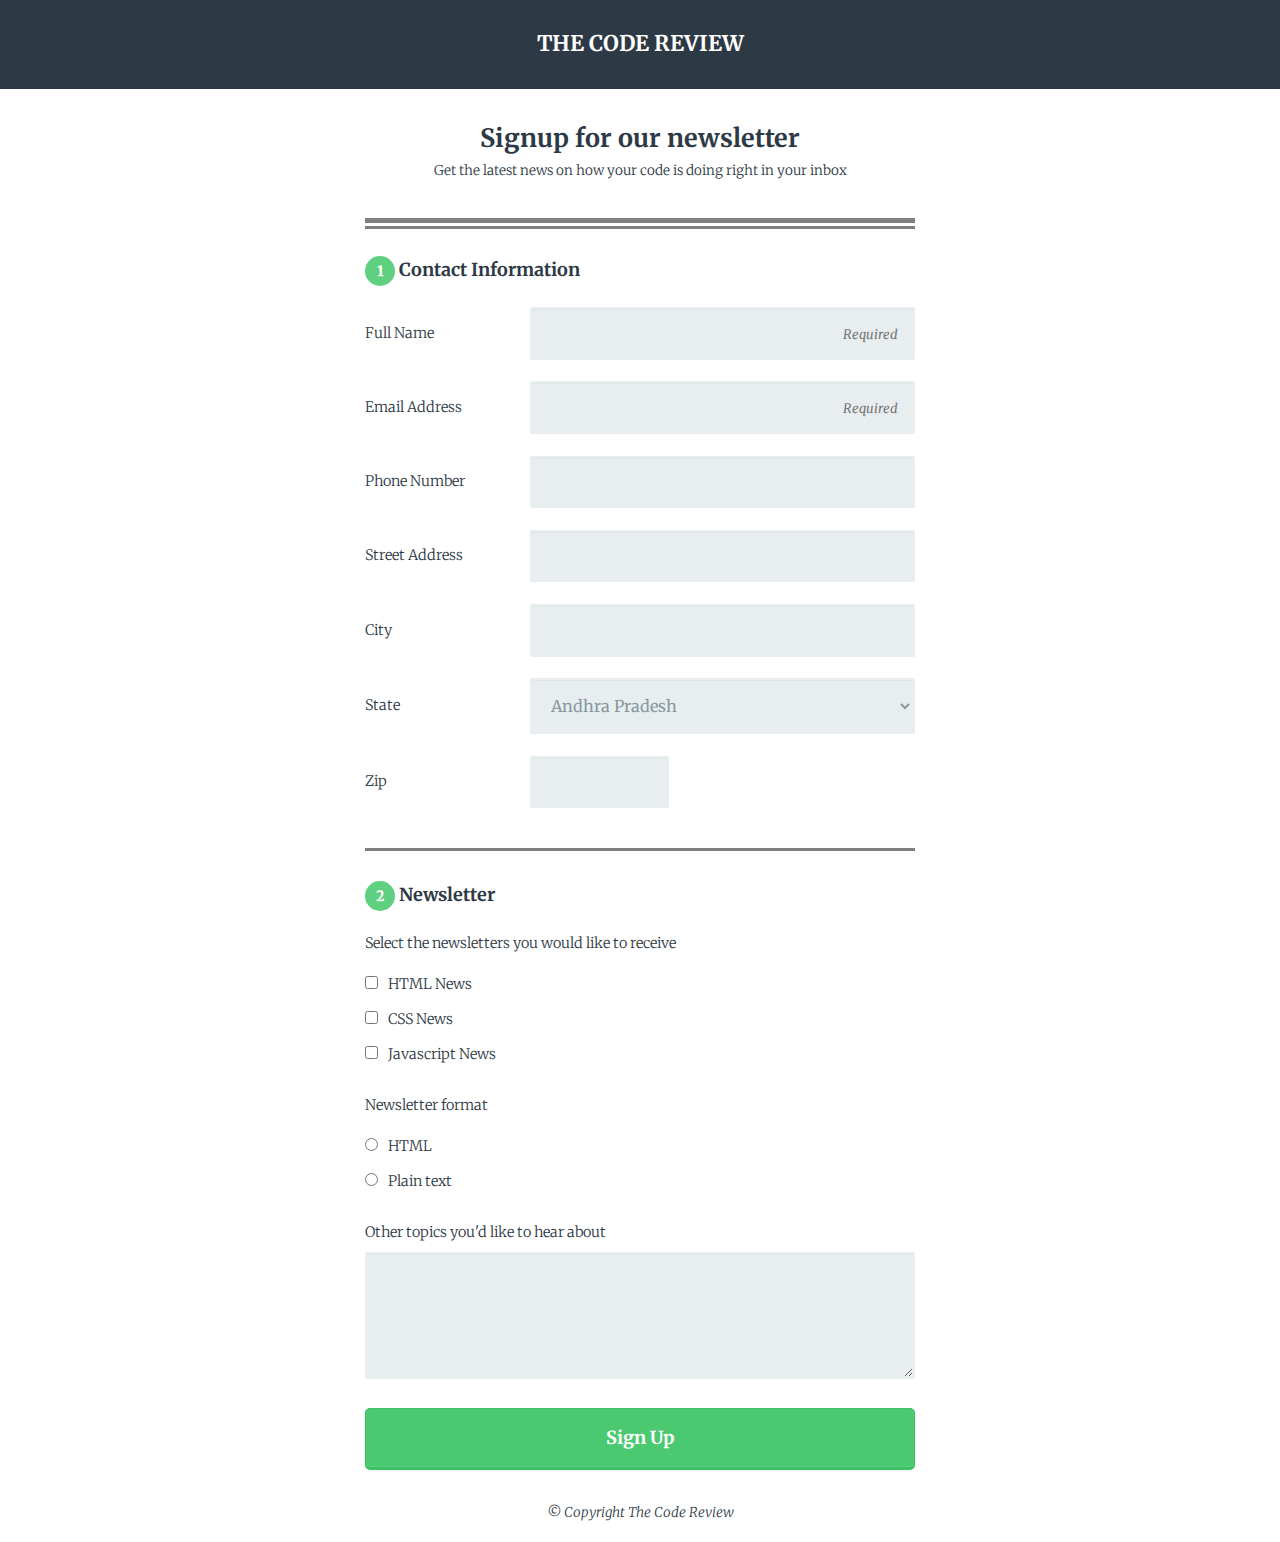
<file: An Online Registration Form-3/index.html>
<!DOCTYPE html>
<html lang="en">
  <head>
    <meta charset="UTF-8" />
    <meta name="viewport" content="width=device-width, initial-scale=1.0" />
    <title>An Online Registration Form</title>
    <link rel="preconnect" href="https://fonts.googleapis.com">
    <link rel="preconnect" href="https://fonts.gstatic.com" crossorigin>
    <link href="https://fonts.googleapis.com/css2?family=Merriweather:ital,wght@0,300;0,400;0,700;1,300&display=swap" rel="stylesheet">
    <link rel="stylesheet" href="css/normalize.css">
    <link rel="stylesheet" href="css/styles.css">
  </head>
  <body>
    <header class="main-header">
      <h1 class="heading">THE CODE REVIEW</h1>
    </header>

    <main>
      <section class="intro_text">
        <h2>Signup for our newsletter</h2>
        <p>Get the latest news on how your code is doing right in your inbox</p>
      </section>

      <hr class="border top-border"/>

      <form class="contact" action="#" method="post">
        <fieldset>
          <legend><h2><span class="number">1 </span>Contact Information</h2></legend>

          <div class="row">
            <label class="col col1" for="name">Full Name</label>
            <input class="col col2" type="text" id="name" name="user_name" placeholder="Required" /> <br>
          </div>

          <div class="row">
            <label class="col col1" for="mail">Email Address</label>
            <input class="col col2" type="email" id="mail" name="user_email" placeholder="Required" /> <br>
          </div>

          <div class="row">
            <label class="col col1" for="number">Phone Number</label>
            <input class="col col2" type="number" id="number" name="user_number" /> <br>
          </div>

          <div class="row">
            <label class="col col1" for="address">Street Address</label>
            <input class="col col2" type="text" id="address" name="user_address" /> <br>
          </div>

          <div class="row">
            <label class="col col1" for="city">City</label>
            <input class="col col2" type="text" id="city" name="user_city" /> <br>
          </div>

          <div class="row">
            <label class="col col1" for="state">State</label>
            <select class="col col2" name="user_state" id="state">
              <optgroup label="STATES">
                <option value="andhra_pradesh">Andhra Pradesh</option>
                <option value="arunachal_pradesh">Arunachal Pradesh</option>
                <option value="assam">Assam</option>
                <option value="bihar">Bihar</option>
                <option value="chhattisgarh">Chhattisgarh</option>
                <option value="goa">Goa</option>
                <option value="gujarat">Gujarat</option>
                <option value="haryana">Haryana</option>
                <option value="himachal_pradesh">Himachal Pradesh</option>
                <option value="jharkhand">Jharkhand</option>
                <option value="karnataka">Karnataka</option>
                <option value="kerala">Kerala</option>
                <option value="madhya_pradesh">Madhya Pradesh</option>
                <option value="maharashtra">Maharashtra</option>
                <option value="manipur">Manipur</option>
                <option value="meghalaya">Meghalaya</option>
                <option value="mizoram">Mizoram</option>
                <option value="nagaland">Nagaland</option>
                <option value="odisha">Odisha</option>
                <option value="punjab">Punjab</option>
                <option value="rajasthan">Rajasthan</option>
                <option value="sikkim">Sikkim</option>
                <option value="tamilnadu">Tamil Nadu</option>
                <option value="telangana">Telangana</option>
                <option value="tripura">Tripura</option>
                <option value="uttarakhand">Uttarakhand</option>
                <option value="uttar_pradesh">Uttar Pradesh</option>
                <option value="west_bengal">West Bengal</option>
              </optgroup>
              <optgroup label="UNION TERRITORIES">
                <option value="andaman_and_nicobar_islands">
                Andaman and Nicobar Islands
                </option>
                <option value="handigarh">Chandigarh</option>
                <option value="dadra_and_nagar_haveli_and_daman_&_diu">
                Dadra and Nagar Haveli and Daman & Diu
                </option>
                <option value="the_government_of_nct_of_delhi">
                The Government of NCT of Delhi
                </option>
                <option value="jammu_&_kashmir">Jammu & Kashmir</option>
                <option value="ladakh">Ladakh</option>
                <option value="lakshadweep">Lakshadweep</option>
                <option value="puducherry">Puducherry</option>
              </optgroup>
            </select>
          </div>

          <div class="row">
            <label class="col col1" for="zip">Zip</label>
            <input class="col col2" type="text" id="zip" name="user_zip" />
          </div>
        </fieldset>
      </form>

      <hr class="border bottom-border" />

      <form class="newsletter" action="#" method="post">
        <fieldset>
          <legend><h2><span class="number">2 </span>Newsletter</h2></legend>

          <label class="news">Select the newsletters you would like to receive</label>
          <input type="checkbox" id="html" name="user_interest" value="html"><label for="html">HTML News</label><br>
          <input type="checkbox" id="css" name="user_interest" value="css"><label for="css">CSS News</label><br>
          <input type="checkbox" id="javascript" name="user_interest" value="javascript"><label for="javascript">Javascript News</label>

          <label class="news">Newsletter format</label>
          <input type="radio" id="htmlf" value="html" name="user_format"><label for="htmlf">HTML</label><br>
          <input type="radio" id="plain_text" value="plain_text" name="user_format"><label for="plain_text">Plain text</label>

          <label for="comments">Other topics you'd like to hear about</label>
          <textarea name="user_comments" id="comments" rows="5"></textarea>
        </fieldset>
        <button class="btn" type="submit">Sign Up</button>
      </form>
    </main>

    <footer class="main-footer">
      <span class="copyright">&copy; Copyright The Code Review</span>
    </footer>
  </body>
</html>
</file>
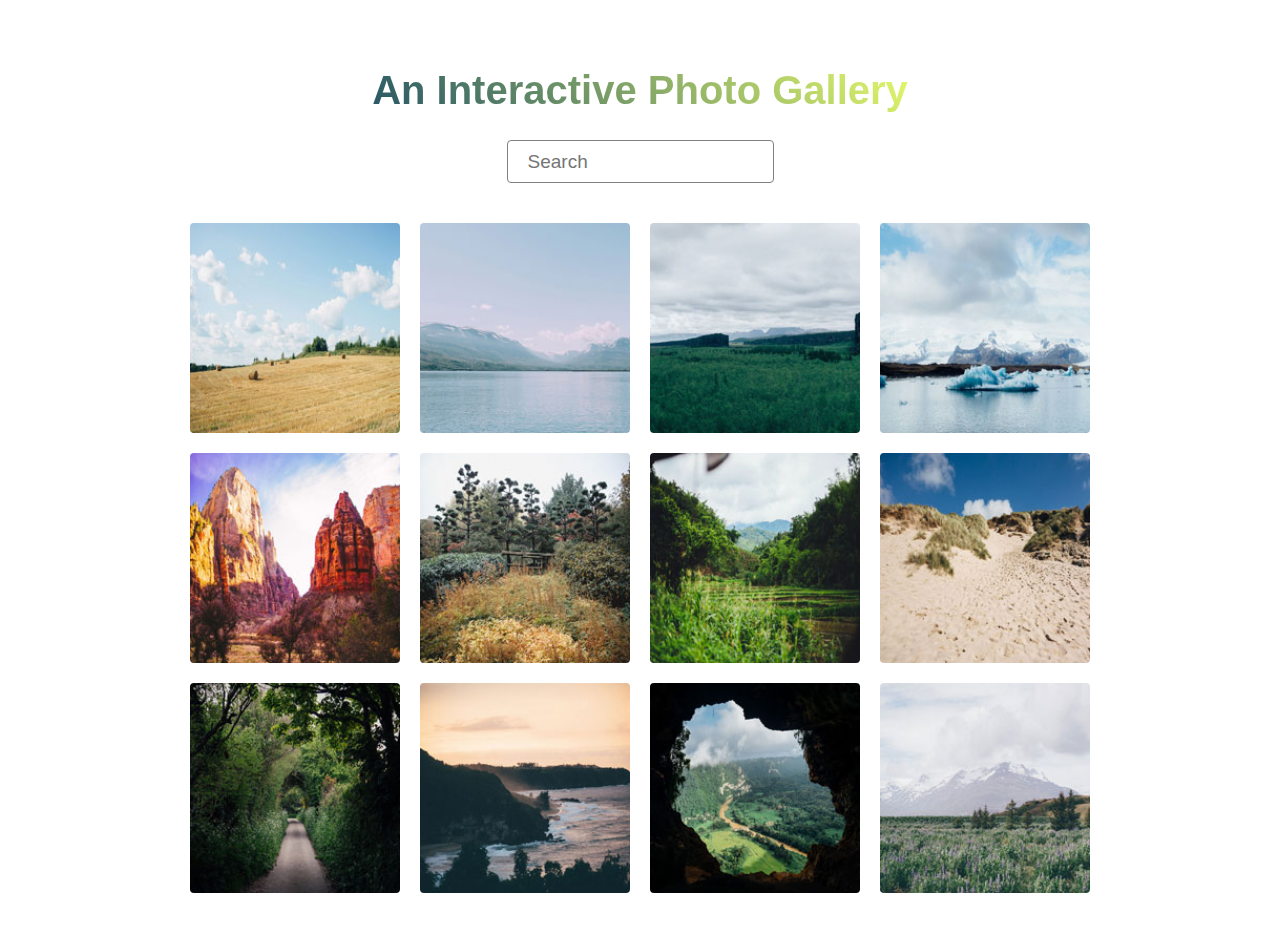
<file: An_interactive_photo_gallery-5/index.html>
<!DOCTYPE html>
<html lang="en">
  <head>
    <meta charset="UTF-8" />
    <meta name="viewport" content="width=device-width, initial-scale=1.0" />
    <title>Interactive Gallery</title>
    <link rel="stylesheet" href="./css/normalize.css" />
    <link rel="stylesheet" href="./css/styles.css" />
    <link rel="stylesheet" href="css/baguetteBox.min.css" />
  </head>
  <body>
    <div class="container">
      <header>
        <h1 class="title">An Interactive Photo Gallery</h1>
        <input type="search" name="search" id="search" placeholder="Search" />
      </header>

      <main>
        <section class="gallery">
            <a href="images/01.jpg" data-caption="I love hay bales. Took this snap on a drive through the countryside past some straw fields.">
            <img src="images/thumbnails/01.jpg" alt="Hay Bales" />
            </a>
            
            <a href="images/02.jpg" data-caption="The lake was so calm today. We had a great view of the snow on the mountains from here.">
            <img src="images/thumbnails/02.jpg" alt="Lake" />
            </a>
            
            <a href="images/03.jpg" data-caption="I hiked to the top of the mountain and got this picture of the canyon and trees below.">
            <img src="images/thumbnails/03.jpg" alt="Canyon" />
            </a>
            
            <a href="images/04.jpg" data-caption="It was amazing to see an iceberg up close, it was so cold but didn’t snow today.">
            <img src="images/thumbnails/04.jpg" alt="Iceberg" />
            </a>
            
            <a href="images/05.jpg" data-caption="The red cliffs were beautiful. It was really hot in the desert but we did a lot of walking through the canyons.">
            <img src="images/thumbnails/05.jpg" alt="Desert" />
            </a>
            
            <a href="images/06.jpg" data-caption="Fall is coming, I love when the leaves on the trees start to change color.">
            <img src="images/thumbnails/06.jpg" alt="Fall" />
            </a>
            
            <a href="images/07.jpg" data-caption="I drove past this plantation yesterday, everything is so green!">
            <img src="images/thumbnails/07.jpg" alt="Plantation" />
            </a>
            
            <a href="images/08.jpg" data-caption="My summer vacation to the Oregon Coast. I love the sandy dunes!">
            <img src="images/thumbnails/08.jpg" alt="Dune" />
            </a>
            
            <a href="images/09.jpg" data-caption="We enjoyed a quiet stroll down this countryside lane.">
            <img src="images/thumbnails/09.jpg" alt="Countryside Lane" />
            </a>
            
            <a href="images/10.jpg" data-caption="Sunset at the coast! The sky turned a lovely shade of orange.">
            <img src="images/thumbnails/10.jpg" alt="Sunset" />
            </a>
            
            <a href="images/11.jpg" data-caption="I did a tour of a cave today and the view of the landscape below was breathtaking.">
            <img src="images/thumbnails/11.jpg" alt="Cave" />
            </a>
            
            <a href="images/12.jpg" data-caption="I walked through this meadow of bluebells and got a good view of the snow on the mountain before the fog came in.">
            <img src="images/thumbnails/12.jpg" alt="Bluebells" />
            </a>
        </section>
      </main>
    </div>
    <script src="js/baguetteBox.min.js" async></script>
    <script src="js/searchFilter.js"></script>
    <script src="js/app.js"></script>
  </body>
</html>
</file>
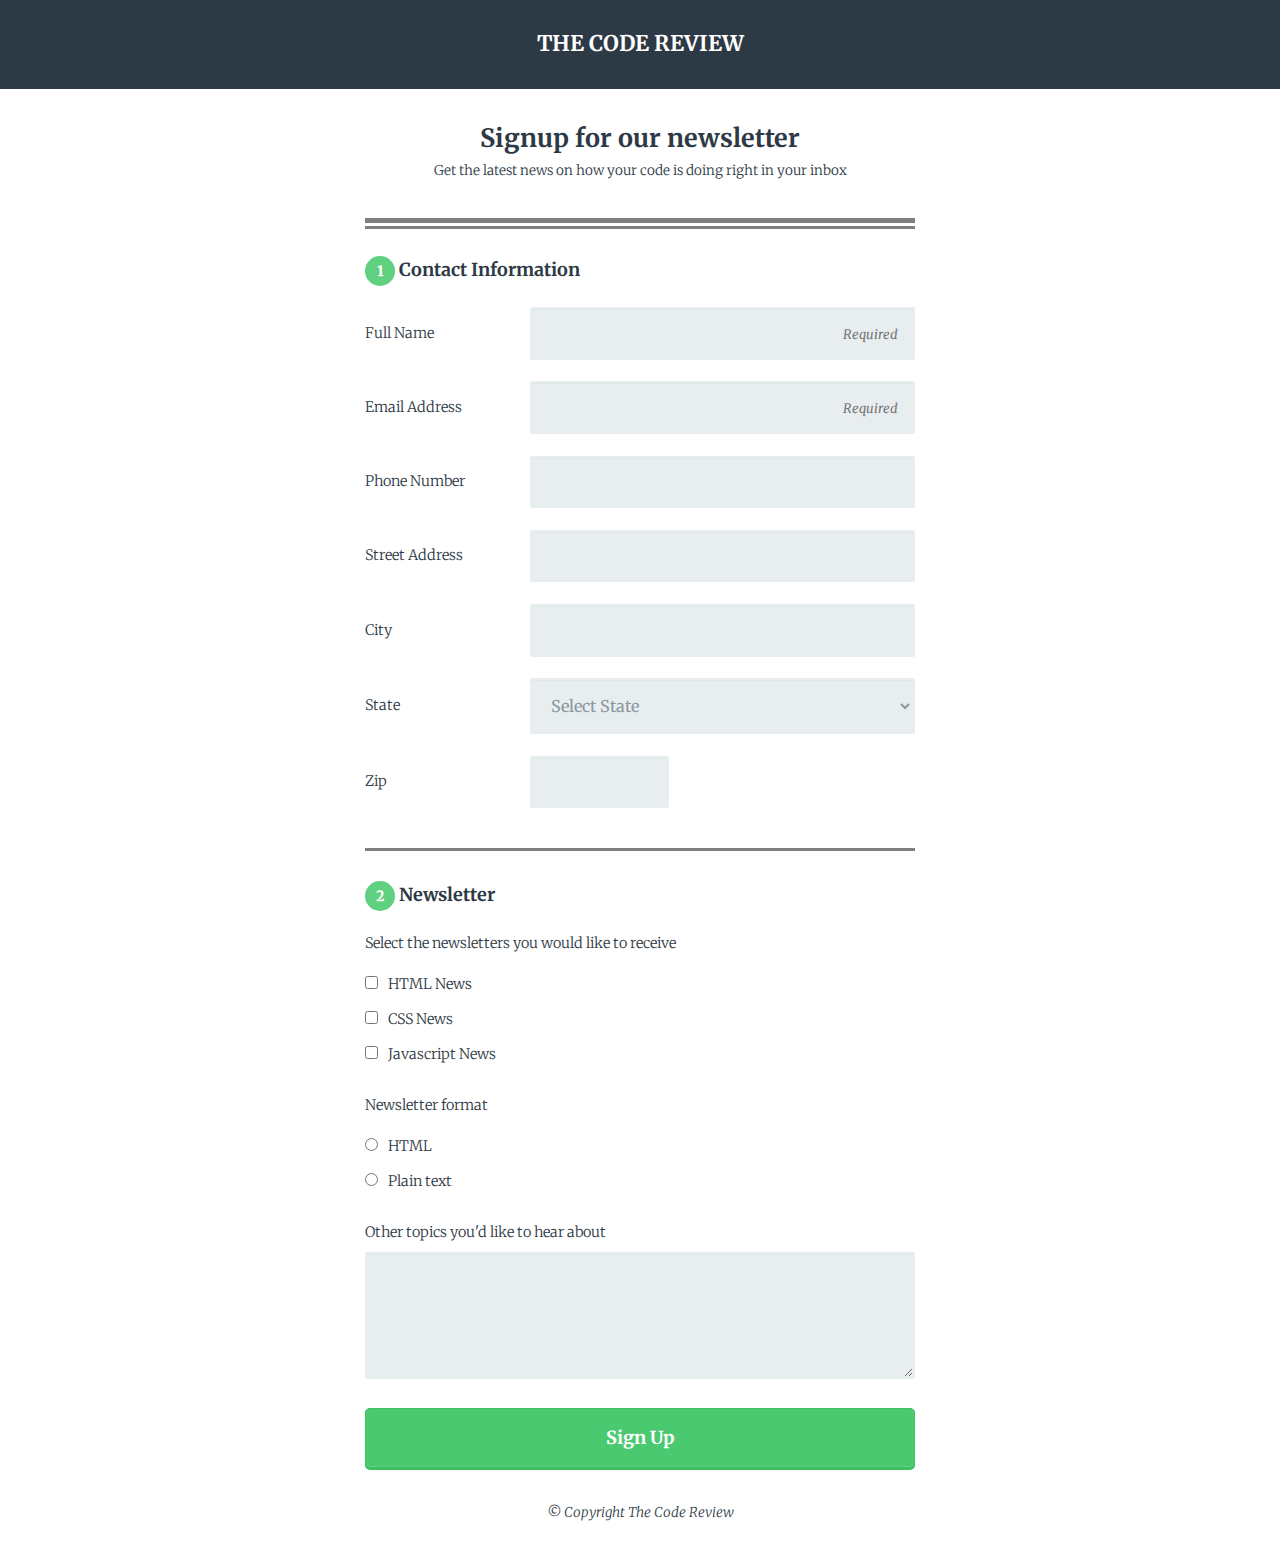
<file: An_Online_Registration_Form-3/index.html>
<!DOCTYPE html>
<html lang="en">
  <head>
    <meta charset="UTF-8" />
    <meta name="viewport" content="width=device-width, initial-scale=1.0" />
    <title>An Online Registration Form</title>
    <link rel="preconnect" href="https://fonts.googleapis.com">
    <link rel="preconnect" href="https://fonts.gstatic.com" crossorigin>
    <link href="https://fonts.googleapis.com/css2?family=Merriweather:ital,wght@0,300;0,400;0,700;1,300&display=swap" rel="stylesheet">
    <link rel="stylesheet" href="css/normalize.css">
    <link rel="stylesheet" href="css/styles.css">
  </head>
  <body>
    <header class="main-header">
      <h1 class="heading">THE CODE REVIEW</h1>
    </header>

    <main>
      <section class="intro_text">
        <h2>Signup for our newsletter</h2>
        <p>Get the latest news on how your code is doing right in your inbox</p>
      </section>

      <hr class="border top-border"/>

      <form class="contact" action="#" method="post">
        <fieldset>
          <legend><h2><span class="number">1 </span>Contact Information</h2></legend>

          <div class="row">
            <label class="col col1" for="name">Full Name</label>
            <input class="col col2" type="text" id="name" name="user_name" placeholder="Required" /> <br>
          </div>

          <div class="row">
            <label class="col col1" for="mail">Email Address</label>
            <input class="col col2" type="email" id="mail" name="user_email" placeholder="Required" /> <br>
          </div>

          <div class="row">
            <label class="col col1" for="number">Phone Number</label>
            <input class="col col2" type="number" id="number" name="user_number" /> <br>
          </div>

          <div class="row">
            <label class="col col1" for="address">Street Address</label>
            <input class="col col2" type="text" id="address" name="user_address" /> <br>
          </div>

          <div class="row">
            <label class="col col1" for="city">City</label>
            <input class="col col2" type="text" id="city" name="user_city" /> <br>
          </div>

          <div class="row">
            <label class="col col1" for="state">State</label>
            <select class="col col2" name="user_state" id="state">
              <option>Select State</option>
              <optgroup label="STATES">
                <option value="andhra_pradesh">Andhra Pradesh</option>
                <option value="arunachal_pradesh">Arunachal Pradesh</option>
                <option value="assam">Assam</option>
                <option value="bihar">Bihar</option>
                <option value="chhattisgarh">Chhattisgarh</option>
                <option value="goa">Goa</option>
                <option value="gujarat">Gujarat</option>
                <option value="haryana">Haryana</option>
                <option value="himachal_pradesh">Himachal Pradesh</option>
                <option value="jharkhand">Jharkhand</option>
                <option value="karnataka">Karnataka</option>
                <option value="kerala">Kerala</option>
                <option value="madhya_pradesh">Madhya Pradesh</option>
                <option value="maharashtra">Maharashtra</option>
                <option value="manipur">Manipur</option>
                <option value="meghalaya">Meghalaya</option>
                <option value="mizoram">Mizoram</option>
                <option value="nagaland">Nagaland</option>
                <option value="odisha">Odisha</option>
                <option value="punjab">Punjab</option>
                <option value="rajasthan">Rajasthan</option>
                <option value="sikkim">Sikkim</option>
                <option value="tamilnadu">Tamil Nadu</option>
                <option value="telangana">Telangana</option>
                <option value="tripura">Tripura</option>
                <option value="uttarakhand">Uttarakhand</option>
                <option value="uttar_pradesh">Uttar Pradesh</option>
                <option value="west_bengal">West Bengal</option>
              </optgroup>
              <optgroup label="UNION TERRITORIES">
                <option value="andaman_and_nicobar_islands">
                Andaman and Nicobar Islands
                </option>
                <option value="handigarh">Chandigarh</option>
                <option value="dadra_and_nagar_haveli_and_daman_&_diu">
                Dadra and Nagar Haveli and Daman & Diu
                </option>
                <option value="the_government_of_nct_of_delhi">
                The Government of NCT of Delhi
                </option>
                <option value="jammu_&_kashmir">Jammu & Kashmir</option>
                <option value="ladakh">Ladakh</option>
                <option value="lakshadweep">Lakshadweep</option>
                <option value="puducherry">Puducherry</option>
              </optgroup>
            </select>
          </div>

          <div class="row">
            <label class="col col1" for="zip">Zip</label>
            <input class="col col2" type="text" id="zip" name="user_zip" />
          </div>
        </fieldset>
      </form>

      <hr class="border bottom-border" />

      <form class="newsletter" action="#" method="post">
        <fieldset>
          <legend><h2><span class="number">2 </span>Newsletter</h2></legend>

          <label class="news">Select the newsletters you would like to receive</label>
          <input type="checkbox" id="html" name="user_interest" value="html"><label for="html">HTML News</label><br>
          <input type="checkbox" id="css" name="user_interest" value="css"><label for="css">CSS News</label><br>
          <input type="checkbox" id="javascript" name="user_interest" value="javascript"><label for="javascript">Javascript News</label>

          <label class="news">Newsletter format</label>
          <input type="radio" id="htmlf" value="html" name="user_format"><label for="htmlf">HTML</label><br>
          <input type="radio" id="plain_text" value="plain_text" name="user_format"><label for="plain_text">Plain text</label>

          <label for="comments">Other topics you'd like to hear about</label>
          <textarea name="user_comments" id="comments" rows="5"></textarea>
        </fieldset>
        <button class="btn" type="submit">Sign Up</button>
      </form>
    </main>

    <footer class="main-footer">
      <span class="copyright">&copy; Copyright The Code Review</span>
    </footer>
  </body>
</html>
</file>
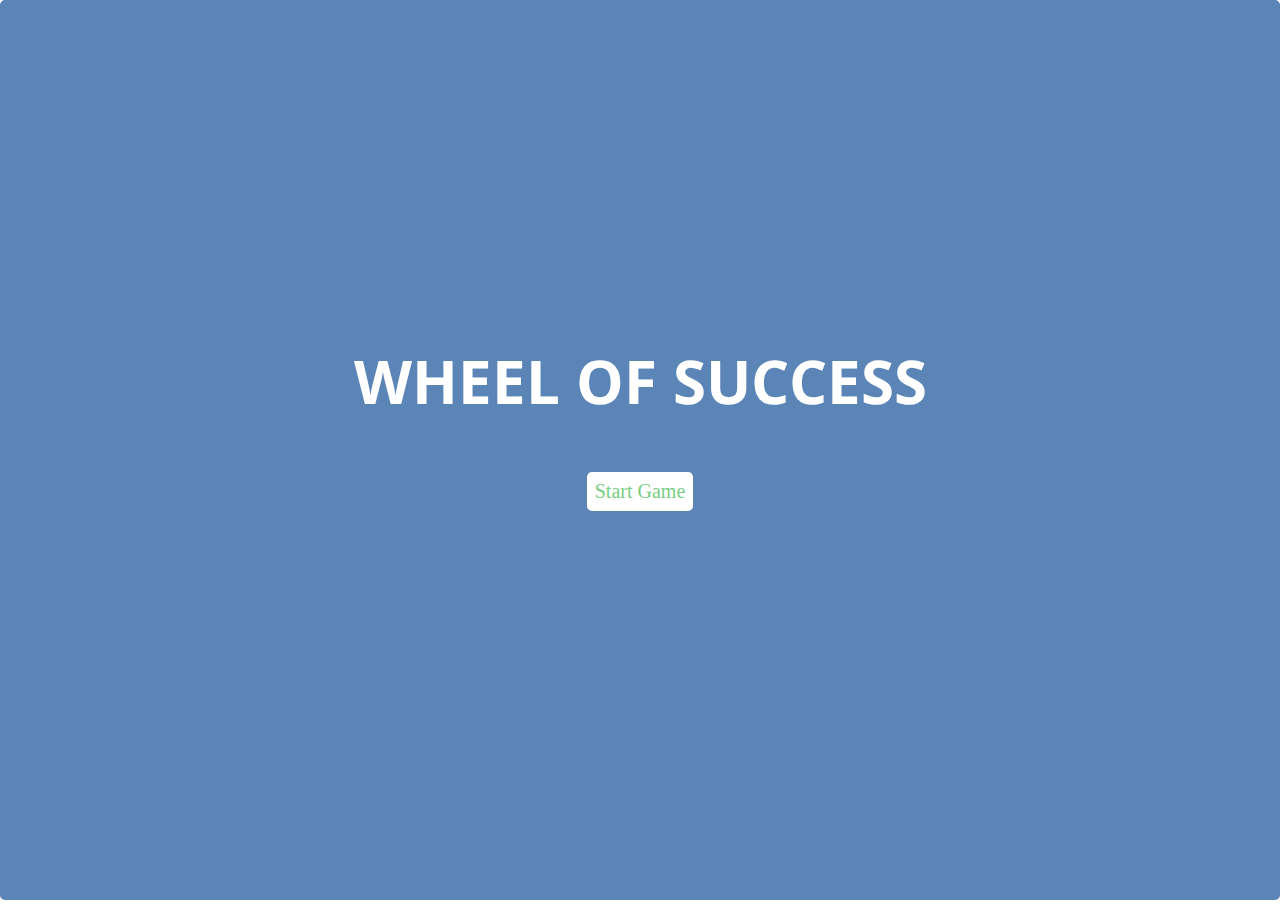
<file: game_show_app-6/index.html>
<!DOCTYPE html>
<html lang="en">
  <head>
    <meta charset="utf-8">
    <title>Wheel of Success!</title>
    <meta name="viewport" content="width=device-width, initial-scale=1.0">
    <link href="css/styles.css" rel="stylesheet">
  </head>
  <body>
    <div class="main-container">
      <div id="overlay" class="start">
        <h2 class="title">Wheel of Success</h2>
        <a class="btn__reset">Start Game</a>
      </div>

      <div id="banner" class="section">
        <h2 class="header">Wheel of Success</h2>
      </div>

      <div id="phrase" class="section">
        <ul></ul>
      </div>
      <div id="qwerty" class="section">
        <div class="keyrow">
          <button>q</button><button>w</button><button>e</button><button>r</button><button>t</button><button>y</button><button>u</button><button>i</button><button>o</button><button>p</button>
        </div>
        <div class="keyrow">
          <button>a</button><button>s</button><button>d</button><button>f</button><button>g</button><button>h</button><button>j</button><button>k</button><button>l</button>
        </div>
        <div class="keyrow">
          <button>z</button><button>x</button><button>c</button><button>v</button><button>b</button><button>n</button><button>m</button>
        </div>
      </div>

      <div id="scoreboard" class="section">
        <ol>
          <li class="tries"><img src="images/liveHeart.png" height="35px" width="30px"></li>
          <li class="tries"><img src="images/liveHeart.png" height="35px" width="30px"></li>
          <li class="tries"><img src="images/liveHeart.png" height="35px" width="30px"></li>
          <li class="tries"><img src="images/liveHeart.png" height="35px" width="30px"></li>
          <li class="tries"><img src="images/liveHeart.png" height="35px" width="30px"></li>
        </ol>
      </div>
    </div>
    <script src="./js/app.js"></script>
  </body>
</html>
</file>
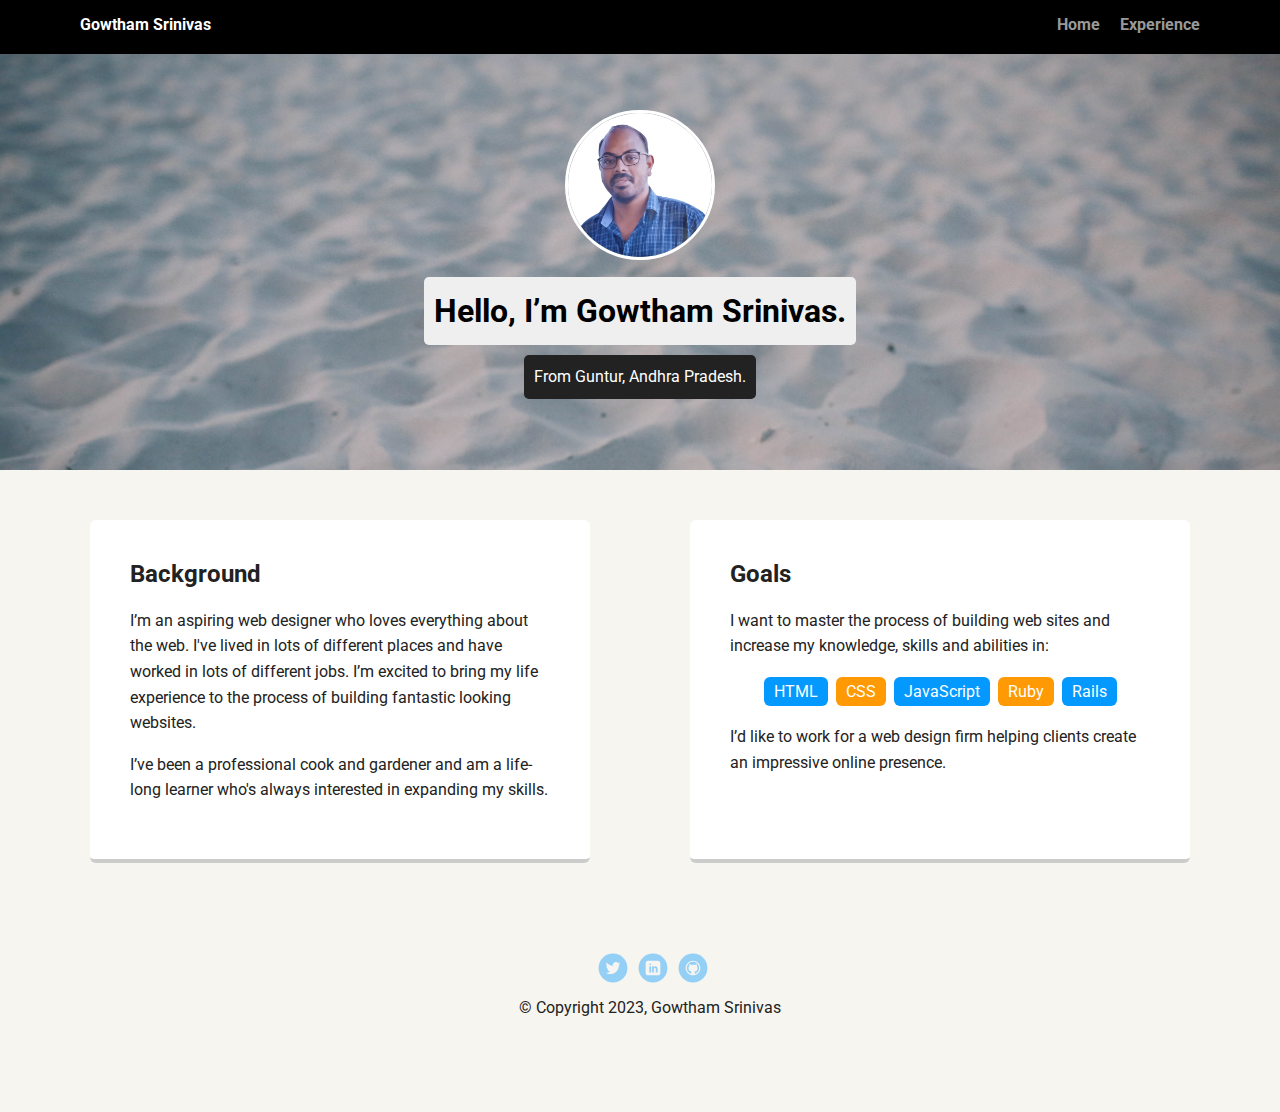
<file: Portfolio_Project-1/index.html>
<!doctype html>
<html lang="en">
<head>
  <meta charset="utf-8">
  <title>Jane Smith's Profile</title>
  <meta name="viewport" content="width=device-width, initial-scale=1.0">
  <link rel="stylesheet" href="styles.css">
  <link href="https://fonts.googleapis.com/css?family=Muli%7CRoboto:400,300,500,700,900" rel="stylesheet"></head>
  <body>

    <div class="main-nav">
        <ul class="nav">
          <li class="name">Gowtham Srinivas</li>
          <li><a href="./index.html">Home</a></li>
          <li><a href="#">Experience</a></li>
        </ul>
    </div>

    <header>
      <img src="images/me.png" alt="Profile Image" class="profile-image">
      <h1 class="tag name">Hello, I’m Gowtham Srinivas.</h1>
      <p class="tag location">From Guntur, Andhra Pradesh.</p>
    </header>

    <main class="flex">
      <div class="card">
        <h2>Background</h2>
        <p>I’m an aspiring web designer who loves everything about the web. I've lived in lots of different places and have worked in lots of different jobs. I’m excited to bring my life experience to the process of building fantastic looking websites.</p>
        <p>I’ve been a professional cook and gardener and am a life-long learner who's always interested in expanding my skills.</p>
      </div> 

      <div class="card">
        <h2>Goals</h2>
        <p>I want to master the process of building web sites and increase my knowledge, skills and abilities in:</p>
        <ul class="skills">
          <li>HTML</li>
          <li>CSS</li>
          <li>JavaScript</li>
          <li>Ruby</li>
          <li>Rails</li>
        </ul>
        <p>I’d like to work for a web design firm helping clients create an impressive online presence.</p>
      </div> 

    </main>
    <footer>
      <ul>
        <li><a href="#" class="social twitter">Twitter</a></li>
        <li><a href="#" class="social linkedin">LinkedIn</a></li>
        <li><a href="#" class="social github">Github</a></li>
      </ul>
      <p class="copyright">&copy; Copyright 2023, Gowtham Srinivas</p>
    </footer>
  </body>
  </html>
</file>
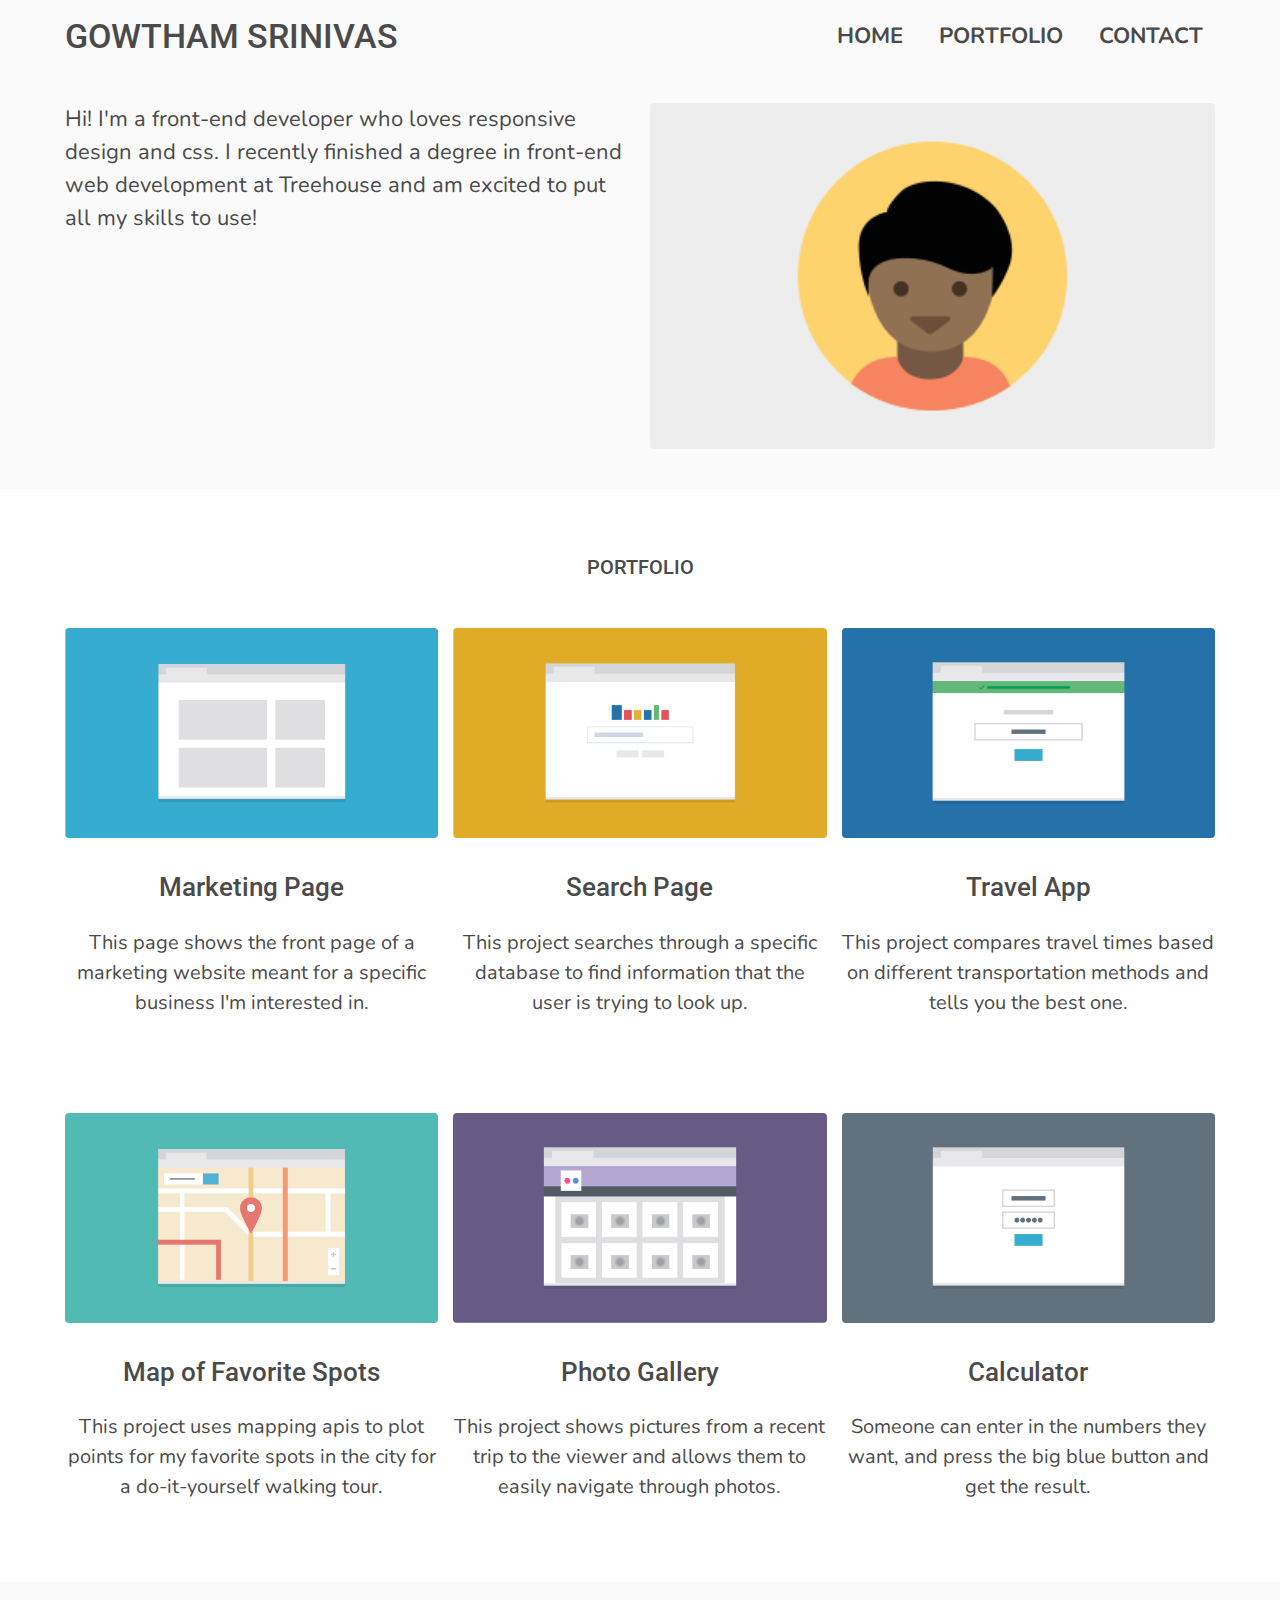
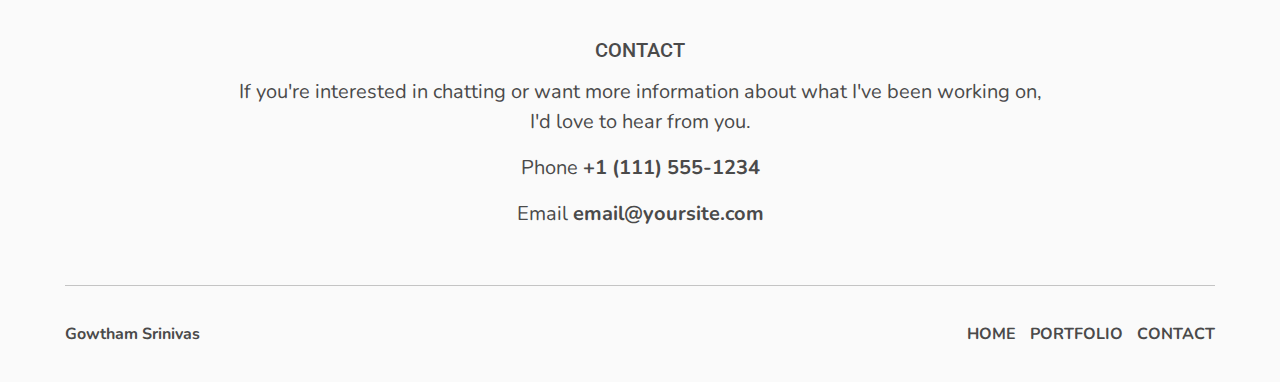
<file: Responsive_Layout-2/index.html>
<!DOCTYPE html>
<html lang="en">
  <head>
    <meta charset="UTF-8">
    <meta name="viewport" content="width=device-width, initial-scale=1.0">
    <title>Responsive Layout</title>
    <link rel="preconnect" href="https://fonts.googleapis.com">
    <link rel="preconnect" href="https://fonts.gstatic.com" crossorigin>
    <link href="https://fonts.googleapis.com/css2?family=Nunito:wght@300;400&family=Roboto:wght@500&display=swap" rel="stylesheet">
    <link rel="stylesheet" href="css/normalize.css">
    <link rel="stylesheet" href="css/styles.css">
  </head>

  <body>

    <header id="top" class="main-header">
        <div class="container">
            <h1 class="name">Gowtham Srinivas</h1>
            <nav class="main-nav">
                <ul>
                    <li><a href="index.html">HOME</a></li>
                    <li><a href="#portfolio">PORTFOLIO</a></li>
                    <li><a href="#contact">CONTACT</a></li>
                </ul>
            </nav>
        </div>

        <div class="profile">
            <img src="images/responsive-layout-profile.png" alt="Profile" class="profile_img">
            <p class="intro">Hi! I'm a front-end developer who loves responsive design and css. I recently finished a degree in front-end web development at Treehouse and am excited to put all my skills to use!</p>        
        </div>
    </header>

    <main>
        <section id="portfolio" class="portfolio">

            <h2>PORTFOLIO</h2>

            <div class="container row">
                <article class="marketing col">
                    <img src="images/portfolio-1.png" alt="Marketing">
                    <h3>Marketing Page</h3>
                    <p>This page shows the front page of a marketing website meant for a specific business I'm interested in.</p>
                </article>

                <article class="search col">
                    <img src="images/portfolio-2.png" alt="Search">
                    <h3>Search Page</h3>
                    <p>This project searches through a specific database to find information that the user is trying to look up.</p>
                </article>

                <article class="travel col">
                    <img src="images/portfolio-3.png" alt="Travel App">
                    <h3>Travel App</h3>
                    <p>This project compares travel times based on different transportation methods and tells you the best one.</p>
                </article>

                <article class="map col">
                    <img src="images/portfolio-4.png" alt="Map">
                    <h3>Map of Favorite Spots</h3>
                    <p>This project uses mapping apis to plot points for my favorite spots in the city for a do-it-yourself walking tour.</p>
                </article>

                <article class="photo col">
                    <img src="images/portfolio-5.png" alt="Photo">
                    <h3>Photo Gallery</h3>
                    <p>This project shows pictures from a recent trip to the viewer and allows them to easily navigate through photos.</p>
                </article>

                <article class="calculator col">
                    <img src="images/portfolio-6.png" alt="Calculator">
                    <h3>Calculator</h3>
                    <p>Someone can enter in the numbers they want, and press the big blue button and get the result.</p>
                </article>
            </div>
        </section>

        <section id="contact" class="contact">
            <h2>contact</h2>
            <p>If you're interested in chatting or want more information about what I've been working on, I'd love to hear from you.</p>
            <p>Phone <strong>+1 (111) 555-1234</strong></p>
            <p>Email <strong>email@yoursite.com</strong></p>
        </section>
    </main>


    <footer class="main-footer">
        <p>Gowtham Srinivas</p>
        <p class="hide_on_mgandlg"><a href="#top">BACK TO TOP</a></p>
        
        <nav class="hide_on_mobile">
            <ul>
                <li><a href="index.html">HOME</a></li>
                <li><a href="#portfolio">PORTFOLIO</a></li>
                <li><a href="#contact">CONTACT</a></li>
            </ul>
        </nav>
    </footer>
  </body>

</html>
</file>
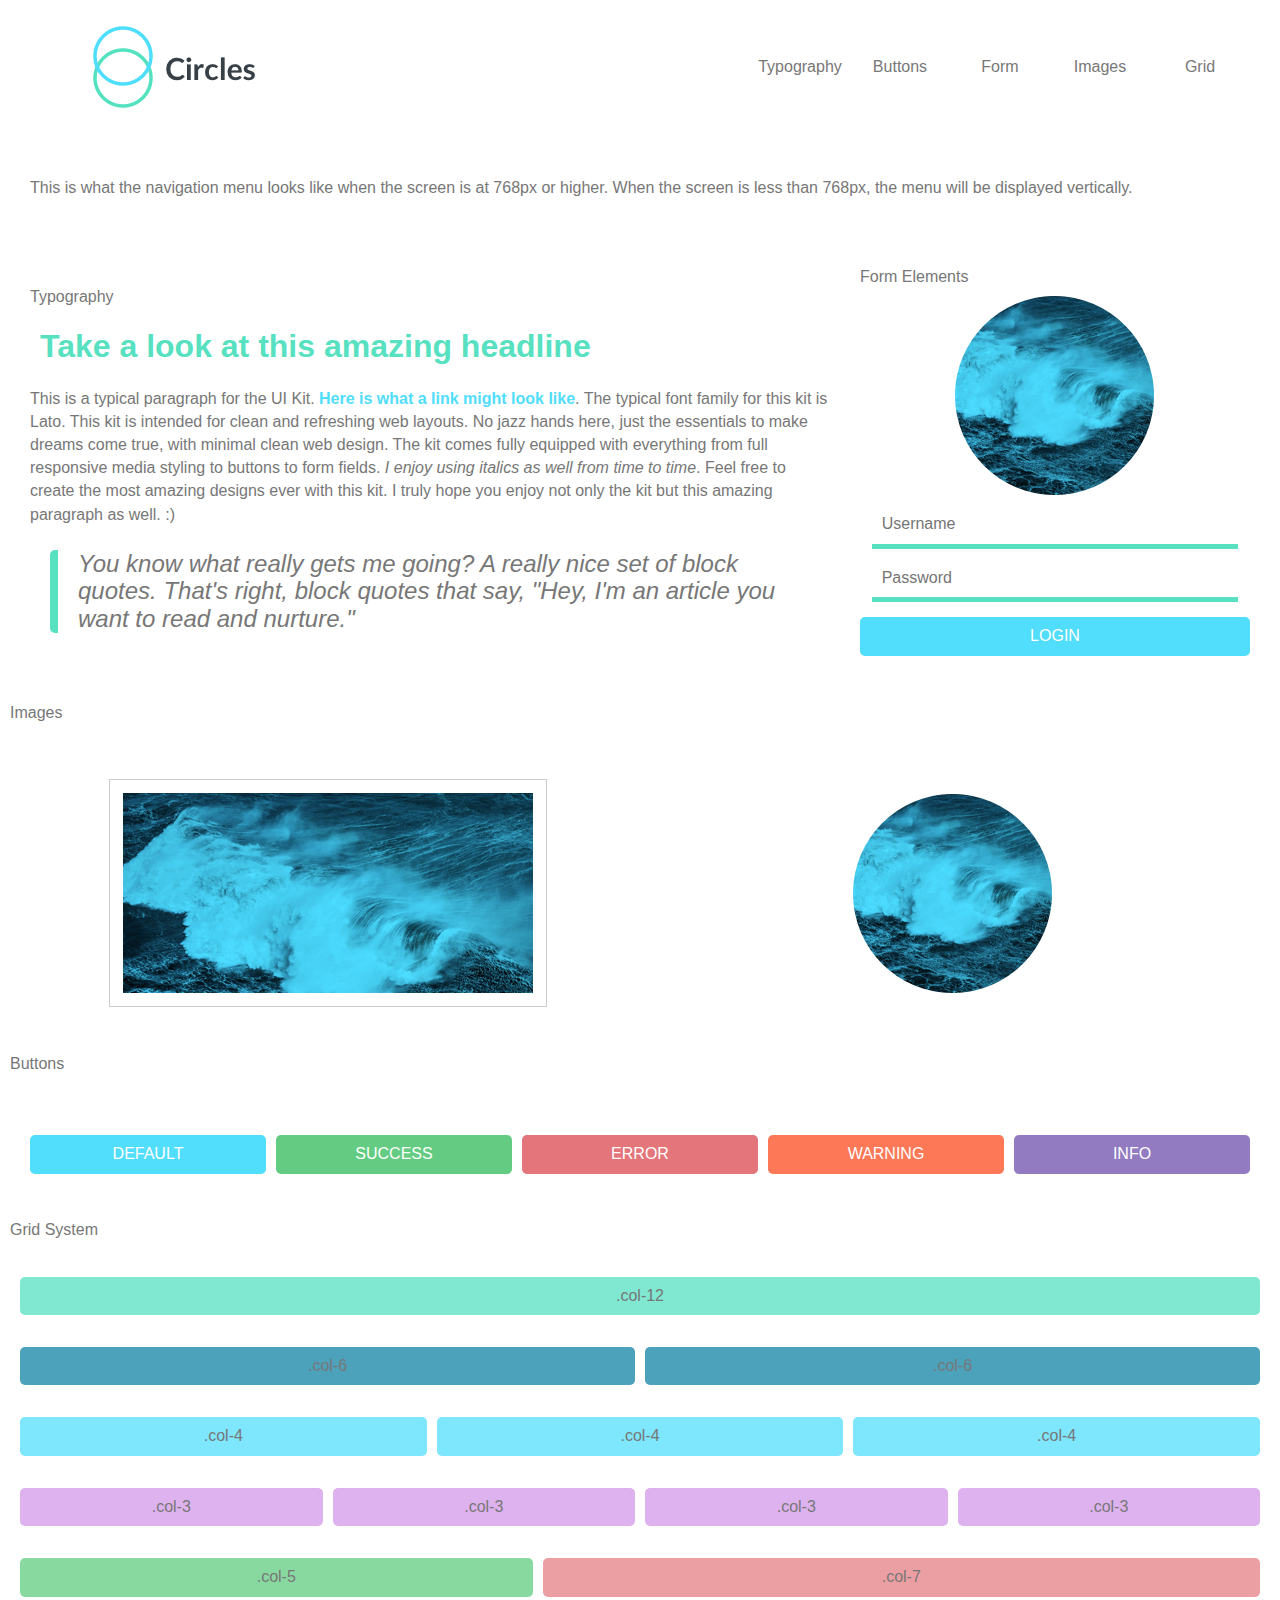
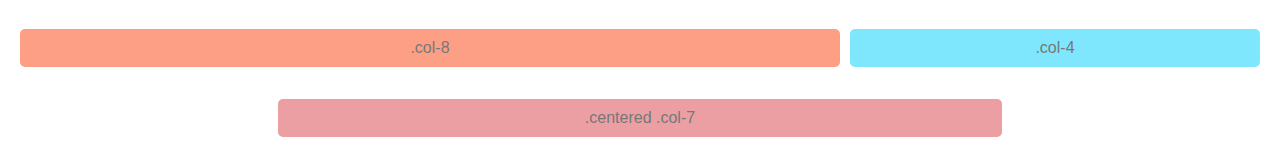
<file: Web_Style_Guide-3/index.html>
<!doctype html>
<html lang="en">

<head>
  <meta charset="utf-8">
  <title>Circles UI Kit</title>
  <meta name="viewport" content="width=device-width, initial-scale=1">
  <link rel="stylesheet" href="css/styles.css">
</head>

<body class="container">
  <header class="row">
    <div class="col-3">
      <a class="link" href="/">
        <img class="img img-logo" alt="circles logo" src="images/logo.png">
      </a>
    </div>
    <div class="col-9">
      <nav class="nav">
        <a class="nav-link" href="#type">Typography</a>
        <a class="nav-link" href="#buttons">Buttons</a>
        <a class="nav-link" href="#forms">Form</a>
        <a class="nav-link" href="#images">Images</a>
        <a class="nav-link" href="#grid">Grid</a>
      </nav>
    </div>
  </header>

  <div class="row">
    <div class="col-12">
      <div class="card">
        <p>This is what the navigation menu looks like when the screen is at 768px or higher. When the screen is less
          than 768px,
          the menu will be displayed vertically.</p>
      </div>
    </div>
  </div>

  <div class="row">
    <div class="col-8">
      <div class="card">
        <h4 id="type" class="headline-secondary">Typography</h4>
        <h1 class="headline-primary">Take a look at this amazing headline</h1>
        <p>This is a typical paragraph for the UI Kit. <a href="#" class="link">Here is what a link might look like</a>.
          The
          typical font family for this kit is Lato. This kit is intended for clean and refreshing web layouts.
          No jazz hands here, just the essentials to make dreams come true, with minimal clean web design. The kit comes
          fully equipped with everything from full responsive media styling to buttons to form fields. <em>I enjoy using
            italics as well from time to time</em>.
          Feel free to create the most amazing designs ever with this kit. I truly hope you enjoy not only the kit but
          this
          amazing paragraph as well. :)</p>
        <blockquote class="blockquote">You know what really gets me going? A really nice set of block quotes. That's
          right, block quotes that say, "Hey,
          I'm an article you want to read and nurture."</blockquote>
      </div>
    </div>
    <div class="col-4">
      <form class="form">
        <legend id="forms" class="headline-secondary">Form Elements</legend>
        <img class="img-avatar" src="images/avatar.png" alt="Avatar">
        <label class="hidden" for="username">Username:</label>
        <input class="input" type="text" id="username" placeholder="Username">
        <label class="hidden" for="password">Password:</label>
        <input class="input" type="password" id="password" placeholder="Password">
        <button class="btn default" type="submit" value="Login">Login</button>
      </form>
    </div>
  </div>

  <h4 id="images" class="headline-secondary">Images</h4>

  <div class="row">
    <div class="col-6">
      <img class="img img-frame" src="images/image.png" alt="sample image">
    </div>
    <div class="col-6">
      <img class="img img-avatar" src="images/avatar.png" alt="Avatar">
    </div>
  </div>

  <h4 id="buttons" class="headline-secondary">Buttons</h4>

  <div class="row">
    <div class="col-12">
      <button class="btn default">default</button>
      <button class="btn success">success</button>
      <button class="btn error">error</button>
      <button class="btn warning">warning</button>
      <button class="btn info">info</button>
    </div>
  </div>

  <h4 id="grid" class="headline-secondary">Grid System</h4>

  <div class="row">
    <div class="col-12 theme">.col-12</div>
  </div>
  <div class="row">
    <div class="col-6 theme">.col-6</div>
    <div class="col-6 theme">.col-6</div>
  </div>
  <div class="row">
    <div class="col-4 theme">.col-4</div>
    <div class="col-4 theme">.col-4</div>
    <div class="col-4 theme">.col-4</div>
  </div>
  <div class="row">
    <div class="col-3 theme">.col-3</div>
    <div class="col-3 theme">.col-3</div>
    <div class="col-3 theme">.col-3</div>
    <div class="col-3 theme">.col-3</div>
  </div>
  <div class="row">
    <div class="col-5 theme">.col-5</div>
    <div class="col-7 theme">.col-7</div>
  </div>
  <div class="row">
    <div class="col-8 theme">.col-8</div>
    <div class="col-4 theme">.col-4</div>
  </div>
  <div class="row">
    <div class="col-7 theme centered">.centered .col-7</div>
  </div>

</body>

</html>
</file>
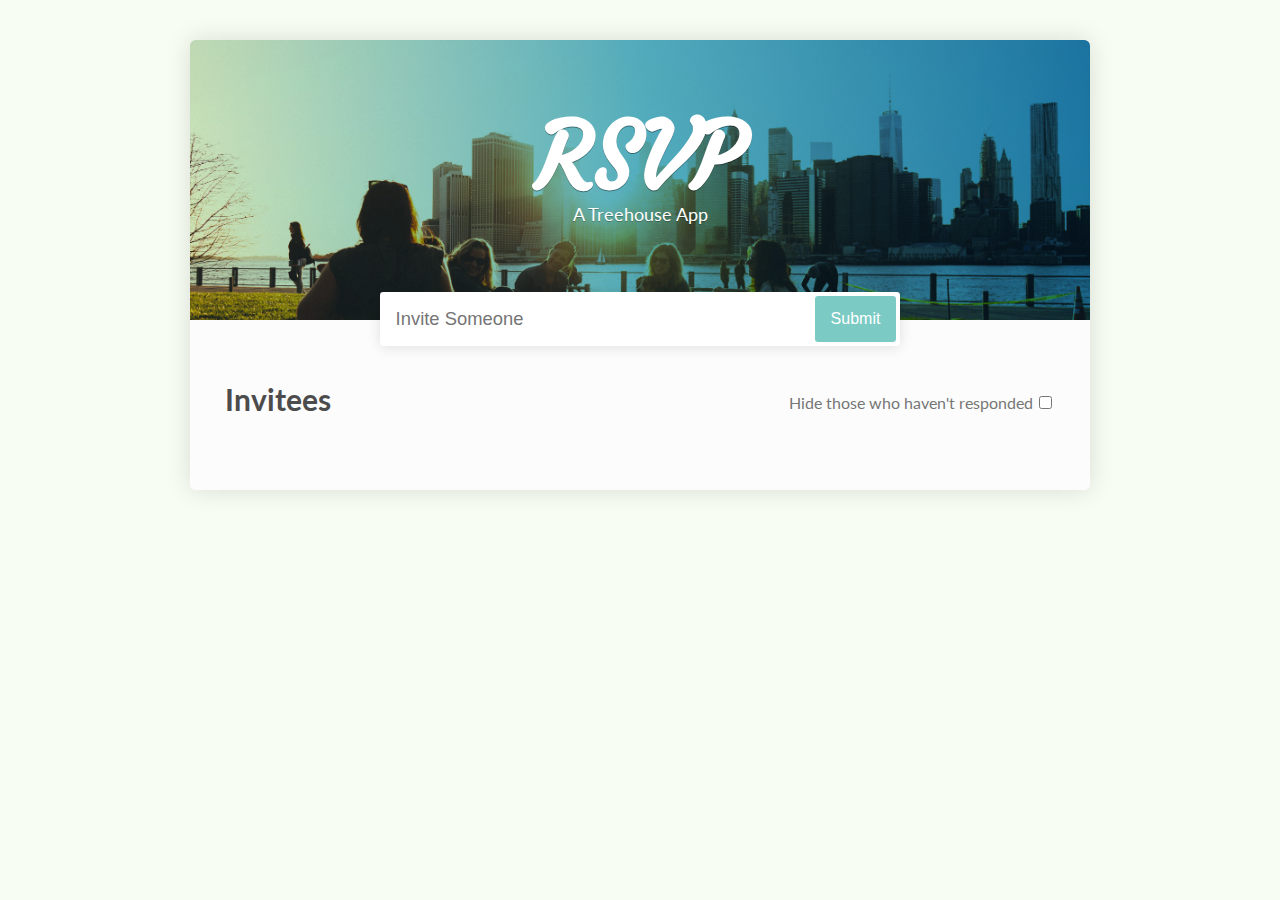
<file: Code_Snippets/DOM_Invite_List/index.html>
<!DOCTYPE html>
<html>
<head>
  <meta name="viewport" content="width=device-width, initial-scale=1">
  <title>RSVP App</title>
  <link href="https://fonts.googleapis.com/css?family=Courgette" rel="stylesheet">
  <link href="https://fonts.googleapis.com/css?family=Lato:400,700" rel="stylesheet">
  <link href="css/style.css" rel="stylesheet">
</head>
<body>
  <div class="wrapper">
    <header>
      <h1>RSVP</h1>
      <p>A Treehouse App</p>
      <form id="registrar">
        <input type="text" name="name" placeholder="Invite Someone">
        <button type="submit" name="submit" value="submit">Submit</button>
      </form>
    </header>
		
    <div class="main">	
      <h2>Invitees</h2>
      <ul id="invitedList"></ul>	
    </div>
  </div>
  <script type="text/javascript" src="app.js"></script>
</body>
</html>
</file>
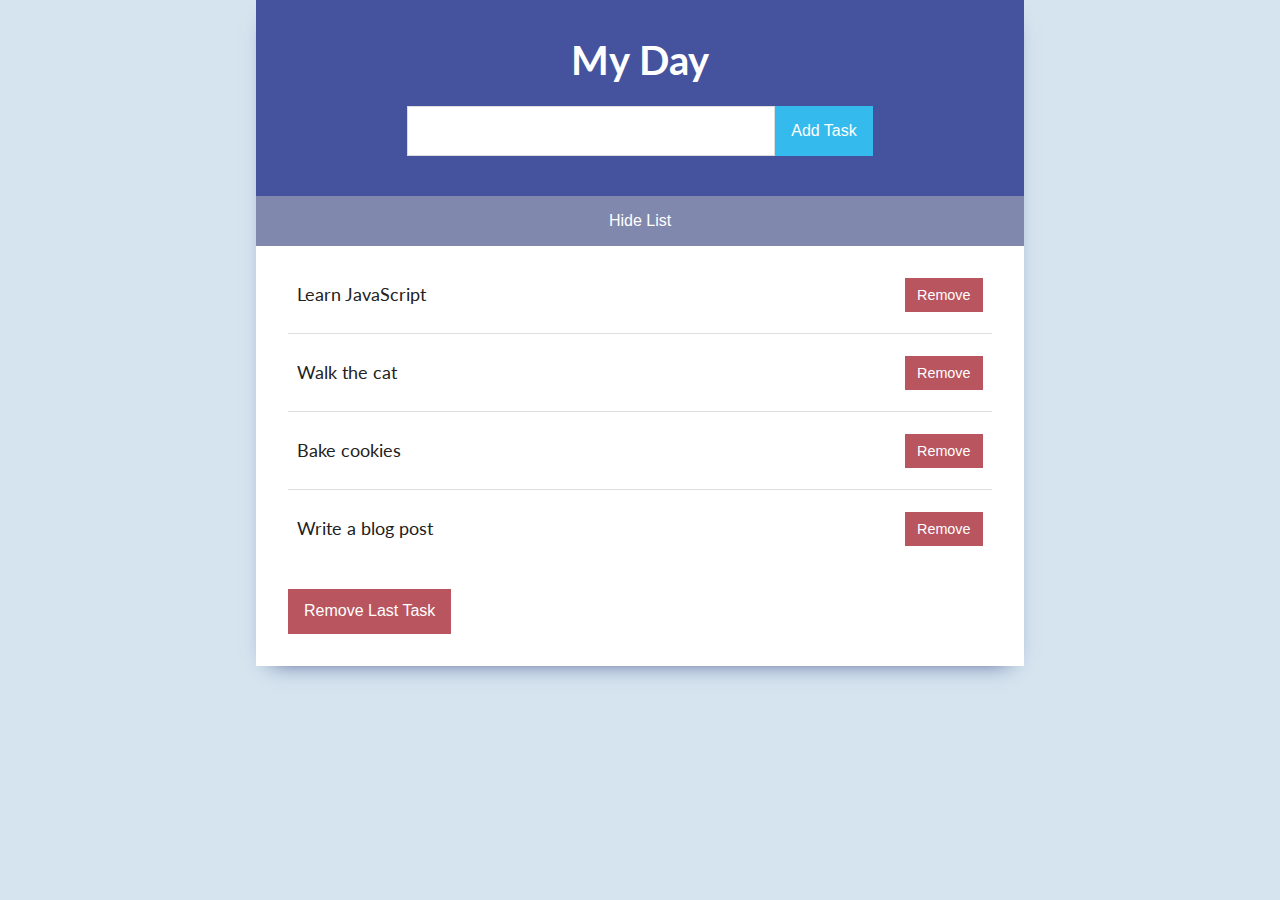
<file: Code_Snippets/DOM_Tasks_List/index.html>
<!DOCTYPE html>
<html lang="en">
	<head>
		<meta charset="utf-8" />
		<meta name="viewport" content="width=device-width, initial-scale=1.0" />
		<title>Interacting with the DOM</title>
		<link href="css/style.css" rel="stylesheet" />
	</head>
	<body>
		<div class="wrapper">
			<header>
				<h1 id="headline">My Day</h1>
				<div class="group">
					<label for="main">Your task</label>
					<input type="text" id="main" class="input-main" />
					<button id="btn-main">Add Task</button>
				</div>
			</header>

			<button class="btn-toggle">Hide List</button>

			<div class="list-container">
				<ul>
					<li>Learn JavaScript</li>
					<li>Walk the cat</li>
					<li>Bake cookies</li>
					<li>Write a blog post</li>
				</ul>
				<button class="btn-remove">Remove Last Task</button>
			</div>
		</div>

		<script src="app.js"></script>
	</body>
</html>
</file>
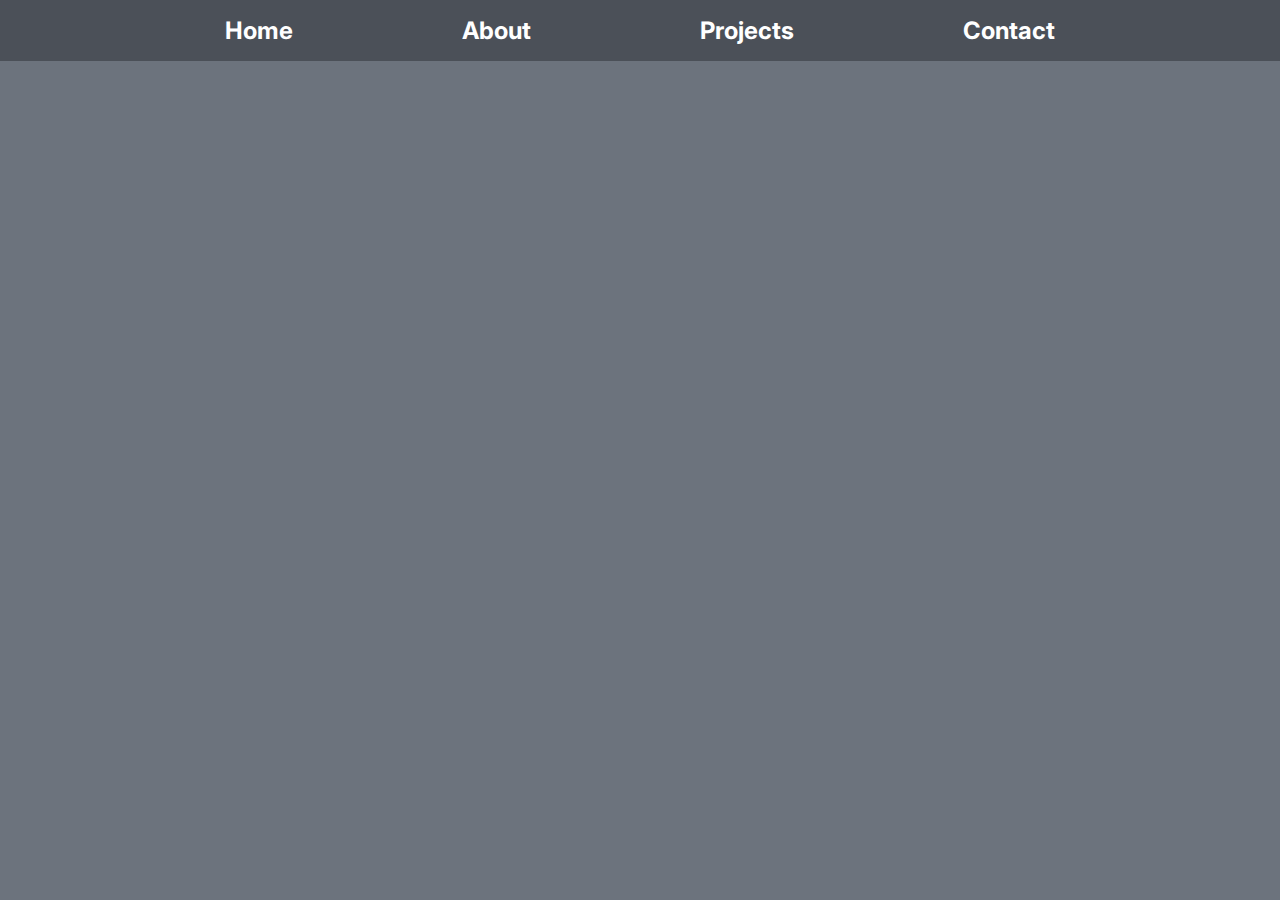
<file: Code_Snippets/Ham_Burger_Menu/index.html>
<!DOCTYPE html>
<html lang="en">
  <head>
    <meta charset="UTF-8" />
    <meta name="viewport" content="width=device-width, initial-scale=1.0" />
    <title>Hamburger</title>
    <link rel="preconnect" href="https://fonts.googleapis.com" />
    <link rel="preconnect" href="https://fonts.gstatic.com" crossorigin />
    <link
      href="https://fonts.googleapis.com/css2?family=Inter:wght@300;400&display=swap"
      rel="stylesheet"
    />
    <link rel="stylesheet" href="./styles.css" />
  </head>
  <body>
    <header>
      <nav class="DSK-Menu">
        <ul>
          <li>Home</li>
          <li>About</li>
          <li>Projects</li>
          <li>Contact</li>
        </ul>
      </nav>

      <nav class="off-screen-menu">
        <ul>
          <li>Home</li>
          <li>About</li>
          <li>Projects</li>
          <li>Contact</li>
        </ul>
      </nav>

      <div class="ham-menu-wrap">
        <div class="ham-menu"><span></span><span></span><span></span></div>
      </div>
    </header>

    <script src="./app.js"></script>
  </body>
</html>
</file>
<file: An Online Registration Form-3/css/styles.css>
/* Base Styles ------------------------------ */

* {
  box-sizing: border-box;
  margin: 0;
  padding: 0;
}

html {
  font-size: 1.125em; /* 18px on most screens --- */
}

body {
  font: 300 100%/1.5 "Merriweather", serif;
  color: #2d3945;
  margin: 1rem;
}

h1 {
  font-size: 1.2rem;
}

h2 {
  font-size: 0.95rem;
}

h1,
h2 {
  line-height: 1.1;
}

p {
  font-size: 0.75rem;
}

/* Main Styles ------------------------------ */

.main-header {
  background-color: #2d3945;
  color: #fff;
  padding-top: 1rem;
  padding-bottom: 1rem;
  margin: -1rem -1rem 1rem;
}

.intro_text {
  margin: 2rem 0;
}

.intro_text h2 {
  margin-bottom: 0.5rem;
}

main {
  width: 92%;
  margin: 10px auto;
}

hr.border {
  border: none;
  height: 3px;
}

hr.top-border {
  border-top: 5px solid;
  border-bottom: 3px solid;
}

hr.bottom-border {
  border-top: 3px solid;
}

.main-header,
.intro_text,
.main-footer {
  text-align: center;
}

/* Form Styles ------------------------------ */

form {
  margin-bottom: 1rem;
}

input[type="text"],
input[type="password"],
input[type="date"],
input[type="datetime"],
input[type="email"],
input[type="number"],
input[type="search"],
input[type="tel"],
input[type="time"],
input[type="url"],
textarea,
select {
  background-color: #e8eeef;
  color: #8a97a0;
  border: none;
  font-size: 0.9rem;
  height: auto;
  margin: 0;
  outline: 0;
  padding: 15px;
  width: 100%;
  box-shadow: 0 1px 0 rgba(0, 0, 0, 0.03) inset;
  margin-bottom: 1.2rem;
  border-radius: 2px;
  border: 2px solid #e8eeef;

  transition-property: border;
  transition-duration: 2s;
  transition-timing-function: ease;
  /* transition-delay: 1s; */
}

input:focus,
textarea:focus,
select:focus {
  border: 2px solid;
}

#zip {
  width: 50%;
}

input[type="radio"],
input[type="checkbox"] {
  margin: 0 10px 15px 0;
  font-size: 0.8rem;
}

/* select {
  height: 32px;
  padding: 6px;
} */

.btn {
  background-color: #4bc970;
  color: #fff;
  cursor: pointer;
  font-size: 1rem;
  text-align: center;
  padding: 19px 39px 18px 39px;
  width: 100%;
  border-radius: 5px;
  border: 1px solid #3ac162;
  border-width: 1px 1px 3px;
  box-shadow: 0 -1px 0 rgba(255, 255, 255, 0.1) inset;
  margin-bottom: 0.5rem;
  font-weight: 700;
}

fieldset {
  border: none;
  padding: 0;
}

legend h2 {
  font-size: 1rem;
  margin-top: 1.5rem;
  margin-bottom: 1.2rem;
}

label {
  display: block;
  font-size: 0.8rem;
  margin-bottom: 0.5rem;
}

input[type="checkbox"] + label,
input[type="radio"] + label {
  display: inline;
}

input[type="checkbox"]:checked + label,
input[type="radio"]:checked + label {
  font-weight: bold;
}

#javascript,
#plain_text {
  margin-bottom: 2rem;
}

.news {
  margin-bottom: 0.8rem;
}

.number {
  background-color: #5fcf80;
  color: #fff;
  display: inline-block;
  width: 30px;
  height: 30px;
  border-radius: 50%;
  line-height: 30px;
  text-align: center;
  margin-right: 4px;
  text-shadow: 0 1px 0 rgba(255, 255, 255, 0.2);
  font-size: 0.8rem;
}

::placeholder {
  text-align: right;
  font-size: 0.8em;
  font-style: italic;
}

.copyright {
  font-size: 0.75rem;
  font-style: italic;
}

/* Media Queries -------------------- */

@media screen and (min-width: 768px) {
  main {
    width: 90%;
    max-width: 550px;
  }

  h2 {
    font-size: 1.4rem;
  }

  /* Form Styles ------------------------------ */

  input[type="text"],
  input[type="password"],
  input[type="date"],
  input[type="datetime"],
  input[type="email"],
  input[type="number"],
  input[type="search"],
  input[type="tel"],
  input[type="time"],
  input[type="url"],
  select {
    margin-bottom: 0;
  }

  .row {
    display: flex;
    align-items: center;
    margin-bottom: 1.2rem;
  }

  .col1 {
    width: 30%;
    margin-bottom: 0;
  }

  .col2 {
    flex: 1;
  }

  #zip {
    flex: 0.3;
  }
}
</file>
<file: An_interactive_photo_gallery-5/css/styles.css>
/*  =============================================
                    BASE STYLES
    =============================================
*/
* {
  box-sizing: border-box;
  margin: 0;
  padding: 0;
}

html {
  font-size: 1.25em;
}

body {
  min-height: 100vh;
  font-family: Impact, Haettenschweiler, "Arial Narrow Bold", sans-serif;
  font-size: 100%;
}

ul {
  list-style: none;
  padding: 0;
  margin: 0;
}

img {
  width: 100%;
  border-radius: 0.2rem;
}

/*  =============================================
                    LAYOUT STYLES
    =============================================
*/
header {
  padding: 2rem 0;
  display: grid;
  align-items: center;
  justify-items: center;
  text-align: center;
}

.container {
  width: 80%;
  max-width: 900px;
  margin: auto;
}

.gallery {
  display: grid;
  grid-template-columns: repeat(auto-fit, minmax(200px, 1fr));
  grid-auto-rows: minulax(200px, 1fr);
  gap: 20px;
}

/*  =============================================
                    ELEMENT STYLES
    =============================================
*/
.title {
  background-color: #265666;
  background-image: linear-gradient(45deg, #265666, #e4f96a);
  background-size: 100%;
  background-repeat: repeat;
  -webkit-background-clip: text;
  -webkit-text-fill-color: transparent;
}

#search {
  outline: 0;
  border: 1px solid grey;
  font-size: 0.95rem;
  padding: 0.5rem;
  border-radius: 0.2rem;
}

::placeholder {
  padding: 0.5rem;
}

.gallery {
  padding: 0 0 2rem;
}

/*  =============================================
    The below code is removing line-height from a 
    link, which is giving extra bottom space.
    =============================================
*/
.gallery a {
  display: block;
  line-height: 0;
}
</file>
<file: An_Online_Registration_Form-3/css/styles.css>
/* Base Styles ------------------------------ */

* {
  box-sizing: border-box;
  margin: 0;
  padding: 0;
}

html {
  font-size: 1.125em; /* 18px on most screens --- */
}

body {
  font: 300 100%/1.5 "Merriweather", serif;
  color: #2d3945;
  margin: 1rem;
}

h1 {
  font-size: 1.2rem;
}

h2 {
  font-size: 0.95rem;
}

h1,
h2 {
  line-height: 1.1;
}

p {
  font-size: 0.75rem;
}

/* Main Styles ------------------------------ */

.main-header {
  background-color: #2d3945;
  color: #fff;
  padding-top: 1rem;
  padding-bottom: 1rem;
  margin: -1rem -1rem 1rem;
}

.intro_text {
  margin: 2rem 0;
}

.intro_text h2 {
  margin-bottom: 0.5rem;
}

main {
  width: 92%;
  margin: 10px auto;
}

hr.border {
  border: none;
  height: 3px;
}

hr.top-border {
  border-top: 5px solid;
  border-bottom: 3px solid;
}

hr.bottom-border {
  border-top: 3px solid;
}

.main-header,
.intro_text,
.main-footer {
  text-align: center;
}

/* Form Styles ------------------------------ */

form {
  margin-bottom: 1rem;
}

input[type="text"],
input[type="password"],
input[type="date"],
input[type="datetime"],
input[type="email"],
input[type="number"],
input[type="search"],
input[type="tel"],
input[type="time"],
input[type="url"],
textarea,
select {
  background-color: #e8eeef;
  color: #8a97a0;
  border: none;
  font-size: 0.9rem;
  height: auto;
  margin: 0;
  outline: 0;
  padding: 15px;
  width: 100%;
  box-shadow: 0 1px 0 rgba(0, 0, 0, 0.03) inset;
  margin-bottom: 1.2rem;
  border-radius: 2px;
  border: 2px solid #e8eeef;

  transition: border 0.5s ease-in-out;
}

input:focus,
textarea:focus,
select:focus {
  border: 2px solid;
}

#zip {
  width: 50%;
}

input[type="radio"],
input[type="checkbox"] {
  margin: 0 10px 15px 0;
  font-size: 0.8rem;
}

/* select {
  height: 32px;
  padding: 6px;
} */

.btn {
  background-color: #4bc970;
  color: #fff;
  cursor: pointer;
  font-size: 1rem;
  text-align: center;
  padding: 19px 39px 18px 39px;
  width: 100%;
  border-radius: 5px;
  border: 1px solid #3ac162;
  border-width: 1px 1px 3px;
  box-shadow: 0 -1px 0 rgba(255, 255, 255, 0.1) inset;
  margin-bottom: 0.5rem;
  font-weight: 700;
}

fieldset {
  border: none;
  padding: 0;
}

legend h2 {
  font-size: 1rem;
  margin-top: 1.5rem;
  margin-bottom: 1.2rem;
}

label {
  display: block;
  font-size: 0.8rem;
  margin-bottom: 0.5rem;
}

input[type="checkbox"] + label,
input[type="radio"] + label {
  display: inline;
}

input[type="checkbox"]:checked + label,
input[type="radio"]:checked + label {
  font-weight: bold;
}

#javascript,
#plain_text {
  margin-bottom: 2rem;
}

.news {
  margin-bottom: 0.8rem;
}

.number {
  background-color: #5fcf80;
  color: #fff;
  display: inline-block;
  width: 30px;
  height: 30px;
  border-radius: 50%;
  line-height: 30px;
  text-align: center;
  margin-right: 4px;
  text-shadow: 0 1px 0 rgba(255, 255, 255, 0.2);
  font-size: 0.8rem;
}

::placeholder {
  text-align: right;
  font-size: 0.8em;
  font-style: italic;
}

.copyright {
  font-size: 0.75rem;
  font-style: italic;
}

/* Media Queries -------------------- */

@media screen and (min-width: 768px) {
  main {
    width: 90%;
    max-width: 550px;
  }

  h2 {
    font-size: 1.4rem;
  }

  /* Form Styles ------------------------------ */

  input[type="text"],
  input[type="password"],
  input[type="date"],
  input[type="datetime"],
  input[type="email"],
  input[type="number"],
  input[type="search"],
  input[type="tel"],
  input[type="time"],
  input[type="url"],
  select {
    margin-bottom: 0;
  }

  .row {
    display: flex;
    align-items: center;
    margin-bottom: 1.2rem;
  }

  .col1 {
    width: 30%;
    margin-bottom: 0;
  }

  .col2 {
    flex: 1;
  }

  #zip {
    flex: 0.3;
  }
}
</file>
<file: game_show_app-6/css/styles.css>
/* Main styles */
@import url('https://fonts.googleapis.com/css?family=Open+Sans:400,700&Roboto:300');

/* Variables */

:root {
  --color-win: #78CF82;
  --color-lose: #D94545;
  --color-start: #5b85b7;
  --color-neutral: #445069;
  --color-neutral-light: #D2D2D2;
  --color-keys: #37474F;
  --color-keys-light: #E5E5E5;
  --font-size-large: 60px;
  --font-size-medium: 20px;
  --transition: all .2s ease-in-out;
}

/* main */

* {
  box-sizing: border-box;
}

body {
  justify-content: space-evenly;
  flex-direction: column;
  display: flex;
  height: 100vh;
}

li, ol, ul {
  padding: 0;
  display: inline-block;
}

h2 {
  margin: 0;
  text-transform: uppercase;
  font-family: 'Open Sans', sans-serif;
  font-size: var(--font-size-large);
  margin: 0;
}

button {
  margin: 6px;
  border: 1px solid transparent;
  padding: .5rem 1rem;
  color: var(--color-keys);
  font-size: var(--font-size-medium);
  background-color: var(--color-keys-light);
  border-radius: 5px;
  -webkit-transition: var(--transition);
  -o-transition: var(--transition);
  transition: var(--transition);
  cursor: pointer;
}

.main-container {
  display: flex;
  flex-direction: column;
  justify-content: space-around;
  height: 100%;
  max-height: 900px;
  text-align: center;
}

.section {
  width: 100%;
  padding: 10px;
}

/* Title */

.header {
  color: var(--color-start);
}

/* Phrase */

.letter {
  font-size: var(--font-size-medium);
  height: 65px;
  width: 65px;
  padding: 20px 1px 0 1px;
  margin-right: 2px;
  color: transparent;
  background: var(--color-neutral-light);
  border-radius: 5px;
}

.space {
  width: 15px;
}

.show {
  color: #000;
  background-color: #76CE82;
  transition: background-color 0.3s ease-in, color 0.2s ease;
}

/* Keyboard */

.keyrow {
  display: flex;
  justify-content: center;
}

.chosen {
  background: var(--color-neutral);
  border-radius: 5px;
  font-size: var(--font-size-medium);
  color: #FFFFFF;
}

.btn__reset {
  padding: 8px;
  margin: 50px auto;
  background: #FFFFFF;
  border-radius: 5px;
  font-size: var(--font-size-medium);
}

/* Overlay */

#overlay {
  display: flex;
  flex-direction: column;
  position: fixed;
  color: #FFFFFF;
  justify-content: center;
  top: 0;
  bottom: 0;
  left: 0;
  right: 0;
  border-radius: 5px;
}

#overlay a {
  cursor: pointer;
}

.title {
  color: #FFF;
}

.start {
  background-color: var(--color-start);
}

.start a {
  color: var(--color-win);
}

.win {
  background-color: var(--color-win);
}

.win a {
  color: var(--color-win);
}

.lose {
  background-color: var(--color-lose);
}

.lose a {
  color: var(--color-lose);
}
</file>
<file: Portfolio_Project-1/styles.css>
/* Global Layout Set-up */
* { 
  box-sizing: border-box;
}
  
body {
  margin: 0;
  padding: 0;
  text-align: center;
  font-family: 'Roboto', sans-serif;
  color: #222;
  background: #f7f5f0;
}
/* Link Styles */

a {
  text-decoration: none;
  color: #999;
}
a:hover {
  color: #6633ff;
}

/* Section Styles */

.main-nav {
  width: 100%;
  background: black;
  min-height: 30px;
  padding: 10px;
  position: fixed;
  text-align: center;
}
.nav {
  display: flex;
  justify-content: space-around;
  font-weight: 700;
  list-style-type: none;
  margin: 0 auto;
  padding: 0;
}

.nav .name {
    display: block;
    margin-right: auto;
    color: white;
}
.nav li {
  padding: 5px 10px 10px 10px;
}
.nav a {
  transition: all .5s;
}
.nav a:hover {
  color: white
}

header {
  text-align: center;
  background: url('images/background.jpg') no-repeat top center ;
  background-size: cover;
  overflow: hidden;
  padding-top: 60px;
}
header {
  line-height: 1.5;
}
header .profile-image {
  margin-top: 50px;
  width: 150px;
  height: 150px;
  border-radius: 50%;
  border: 3px solid white;
  transition: all .5s;
}
header .profile-image:hover {
  transform: scale(1.2) rotate(5deg);
}
.tag {
  background-color: #efefef;
  color: black;
  padding: 10px;
  border-radius: 5px;
  display: table;
  margin: 10px auto;
} 
.location {
  background-color: #222;
  color: rgb(255, 255, 255);
}
.card {
  margin: 30px;
  padding: 20px 40px 40px;
  max-width: 500px;
  text-align: left;
  background: #fff;
  border-bottom: 4px solid #ccc;
  border-radius: 6px;
  transition: all .5s;
}
.card:hover {
  border-color: #ff99ff;
}

ul.skills {
  padding: 0;
  text-align: center;
}

.skills li {
  border-radius: 6px;
  display: inline-block;
  background: #ff9904;
  color: white;
  padding: 5px 10px;
  margin: 2px;
}

.skills li:nth-child(odd) {
  background: #0399ff;
}

footer {
  width: 100%;
  min-height: 30px;
  padding: 20px 0 40px 20px;
}

footer .copyright {
  top: -8px;
  font-size: .75em;
}

footer ul {
  list-style-type: none;
  margin: 0;
  padding: 0;
}

footer ul li {
  display: inline-block;
}

a.social {
  display: inline-block;
  text-indent: -9999px;
  margin-left: 5px;
  width: 30px;
  height: 30px;
  background-size: 30px 30px;
  opacity: .4;
  transition: all .5s;
}
a.twitter {
  background-image: url(images/twitter.svg);
}
a.linkedin {
  background-image: url(images/linkedin.svg);
}
a.github {
  background-image: url(images/github.svg);
}
a.social:hover {
  opacity: 1;
}
.clearfix {
  clear: both;
}

/* Styles for larger screens */
@media screen and (min-width: 720px) {
  
  .flex {
      display: -ms-flexbox;      /* TWEENER - IE 10 */
      display: flex; 
      max-width: 1200px;
      -ms-flex-pack: distribute;
      justify-content: space-around;
      margin: 0 auto;
  }

  header {
    min-height: 470px;
  }

  .nav {
    max-width: 1200px;
    padding: 0 30px;
  }


  main {
    padding-top: 20px;
  }

  main p {
    line-height: 1.6em;
  }

  footer {
    font-size: 1.3em;
    max-width: 1200px;
    margin: 40px auto;
  }

}
</file>
<file: Responsive_Layout-2/css/styles.css>
/* ===============================================  */
/*                  Base Styles                     */
/* ===============================================  */

* {
  box-sizing: border-box;
}

html {
  font-size: 1.25em; /* --- 20px on most screens --- */
}

body {
  margin: 0;
  padding: 0;
  background-color: #fafafa;
  color: #4a4a4a;
  text-align: center;
  font: 400 100%/1.5 "Nunito", sans-serif;
}

h1,
h2,
h3 {
  font: 500 1.7rem/1.1 "Roboto", sans-serif;
}

h1,
h2 {
  text-transform: uppercase;
}

h2 {
  font-size: 1rem;
}

h3 {
  font-size: 1.3rem;
}

a {
  color: #4a4a4a;
  text-decoration: none;
  font-size: 1.1rem;
}

img {
  width: 100%; /* --- Responsive Images --- */
  border-radius: 0.2rem;
}

ul {
  list-style: none;
  margin: 0;
  padding: 0;
}

/* ===============================================  */
/*                  Main Styles                     */
/* ===============================================  */

.container,
.profile,
.contact,
.main-footer {
  margin-left: 1rem;
  margin-right: 1rem;
}

.main-header {
  padding-top: 0.5rem;
}

.name {
  margin: 0;
}

.main-nav li {
  background-color: #fff;
  margin-bottom: 0.5rem;
}

.main-nav a {
  display: block;
  padding: 0.5rem 0.6rem;
  border-radius: 0.2rem;
  font-weight: bold;
}

.main-nav a:hover {
  background-color: #fed36e;
}

.profile,
.contact {
  padding-top: 2rem;
  padding-bottom: 2rem;
}

.profile_img {
  width: 250px;
}

.portfolio {
  background-color: #fff;
  padding: 2.5rem 0;
}

.portfolio h2 {
  margin-bottom: 2.5rem;
}

article {
  margin-bottom: 3rem;
}

.main-footer {
  border-top: 1px solid #c4c4c4;
  padding-top: 1rem;
  padding-bottom: 1rem;
  display: flex;
  justify-content: space-between;
}

.main-footer,
.main-footer a {
  font-size: 0.8rem;
  font-weight: bold;
}

.hide_on_mobile {
  display: none;
}

/* ===============================================  */
/*                  Media Queries                   */
/* ===============================================  */

@media screen and (min-width: 768px) {
  
  .container,
  .main-nav ul,
  .profile,
  .hide_on_mobile ul {
    display: flex;
  }

  .main-header .container {
    flex-direction: column;
    align-items: center;
    justify-content: center;
  }

  .main-nav li {
    margin-right: 0.6rem;
    margin-bottom: 0;
    background: none;
  }

  .main-nav a:hover {
    background: none;
  }

  .main-nav li:last-child {
    margin-right: 0;
  }

  .profile {
    flex-direction: row-reverse;
    gap: 20px;
  }

  .profile_img,
  .intro {
    flex: 1;
  }

  .intro {
    text-align: left;
    font-size: 1.1rem;
    margin-top: 0;
  }

  .portfolio {
    padding-bottom: 0;
  }

  .row {
    flex-wrap: wrap;
    gap: 15px;
  }

  .col {
    flex: 1 48%;
  }

  .contact p {
    width: 70%;
    margin: auto;
    margin-bottom: 0.8rem;
  }

  .hide_on_mgandlg {
    display: none;
  }

  .hide_on_mobile {
    display: block;
    align-self: center;
  }

  .hide_on_mobile li {
    margin-left: 0.7rem;
  }
}

@media screen and (min-width: 1024px) {
  .main-header .container {
    flex-direction: row;
    justify-content: space-between;
  }

  .container,
  .profile,
  .contact,
  .main-footer {
    width: 90%;
    max-width: 1150px;
    margin: auto;
  }

  .col {
    flex: 1 30%;
  }
}
</file>
<file: Code_Snippets/DOM_Invite_List/css/style.css>
/* ================================= 
  Element Styles
==================================== */

* {
  box-sizing: border-box;
}
body {
  font-family: 'Lato', sans-serif;
  color: #4c4c4c;
  background: #f8fdf3;
}
h1,
p,
form button {
  color: white;  
}
h1 {
  font-family: 'Courgette', cursive;
  text-shadow: 0 1px 0 rgba(0,0,0, .4);
  line-height: .65;
  margin-top: .5em;
  margin-bottom: 0;
}
h2 {
  margin-top: 0;
}
p {
  font-size: 1.1em;
  text-shadow: 0 1px 0 rgba(0,0,0, .25);
}
form {
  width: 60%;
  background: white;
  display: inline-block;
  overflow: hidden;
  display: -webkit-flex;
  display: flex;
  border-radius: .2em;
  border: solid 4px white;
  box-shadow: 0 1px 14px rgba(0,0,0, .12);
}
form button {
  padding: 0 1em;
  font-size: 1em;
  background: #7bcbc4;
  border-radius: .2em;
}
ul {
  list-style: none;
  padding: 0;
  margin: 2em 0 1em;
}
ul li {
  padding: 1em;
  background: #fff;
  border-radius: .2em;
  border: solid 1px rgba(88, 183, 205, .2);
  border-bottom: solid 2px rgba(88, 183, 205, .2);
  position: relative;
}
button {
  cursor: pointer;
}
input, 
button {
  border: none;
  outline: none;
}
header {
  text-align: center;
  background: linear-gradient(90deg, #d4eece, #55b3d0, #1e7eb7),
              url('../images/header-bg.jpg') no-repeat;
              background-blend-mode: multiply;    
              background-size: cover;   
}
header input {
  padding: 12px;
  font-size: 1.15em;
  width: 100%;
}
li span, 
li input[type=text] {
  color: #707070;
  font-size: 1.3em;
  margin-bottom: .3em;
}
li input[type=text] {
  padding: .2em;
  width: 95%;
  border: 1px dotted rgba(0,0,0, .2);
}
li label {
  font-size: .9em;
  display: block;
  color: rgba(112, 112, 112, .55);
}
li span, 
li input[type=text]:first-child {
  display: block;
}
li button {
  font-size: .78em;
  margin-top: 1.65em;
  margin-right: .4em;
  border-radius: .3em;
  padding: .4em .6em;
  color: white;
  background: #58b7cd;
}
li button:last-child {
  background: rgba(88, 183, 205, .5);
}
.wrapper {
  width: 100%;
  max-width: 900px;
  margin: 2.5em auto;
  border-radius: .35em;
  background: #fcfcfc;
  overflow: hidden;
  box-shadow: 0 0 26px rgba(0,0,0, .13);
}
div > input:last-child {
  font-size: 1em;
  margin-left: 6px;
}
div > label {
  color: #767676;
}

/* responded */
.responded {
  transition: 0.4s;
  border-color: rgba(88, 183, 205, .9);
}
.responded label {
  transition: 0.4s;
  color: rgba(88, 183, 205, 1);
}

/* ================================= 
  Media Queries
==================================== */

@media (min-width: 0) and (max-width: 768px) {
  header {
    padding: 1.25em;
  }
  h1 {
    font-size: 3.6em;
    margin: .3em 0 0;
  }
  ul li {
    margin-bottom: 1em;
  }
  form {
    width: 95%;
    -webkit-flex-direction: column;
    flex-direction: column;
    margin: auto;
    margin-top: 2.5em;
  }
  form button {
    padding: 12px 0;
    margin-top: .5em;
  }
  form input {
    font-size: 1em;
    text-align: center;
  }
  .wrapper {
    margin: 0;
  }
  .main {
    padding: 2em 1em .75em;
  }
}

@media (min-width: 769px) {
  header {
    height: 280px;
    padding: 2.5em 1em 1em;  
    background-position: 0 -95px; 
  }
  .main > div {
    float: right;
    display: inline-block;
    margin-top: 12px;
    margin-right: 1.25%;
  }
  div > label {
    margin-top: 12px;
  }
  h1 {
    font-size: 5.8em;
  }
  h2 {
    float: left;
    font-size: 1.9em;
    margin-left: 1.25%;
  }
  form {
    margin: 4.15em auto 0;
    z-index: 3000;
    position: relative;
  }
  .wrapper {
    width: 90%;
  }
  .main {
    padding: 3.8em 1.5em .75em;
    position: relative;
    z-index: 10;
  }
  ul {
    display: -webkit-flex;
    display: flex;
    clear: both;
    
    -webkit-justify-content: space-between;
    justify-content: space-between;
    -webkit-flex-wrap: wrap;    
    flex-wrap: wrap;
    padding-top: 1.25em;
  }
  ul li {
    -webkit-flex-grow: 1;
    flex-grow: 1;
    -webkit-flex-basis: 47.5%;
    flex-basis: 47.5%;
    margin: 0 1.25% 1em;
  }
}
@media (min-width: 880px) { 
  ul li {
    -webkit-flex-basis: 20%;
    flex-basis: 20%;
  }
}
</file>
<file: Code_Snippets/DOM_Tasks_List/css/style.css>
@import 'https://fonts.googleapis.com/css?family=Lato:400,700';

:root {
  --color-main: #45529d;
  --color-hide: #8188ae;
  --color-hide-dark: #7178a0;
  --color-add: #34baec;
  --color-add-dark: #2ca6d2;
  --color-remove: #b8555e;
  --color-remove-light: #cb636c;
  --color-remove-dark: #9a3942;
}

* {
  box-sizing: border-box;
}
body {
  font-family: 'Lato', sans-serif;
  color: #222;
  line-height: 1.5;
  padding: 0;
  background: #d5e4ef;
  margin: 0;
}
.wrapper {
  width: 95%;
  display: flex;
  flex-direction: column;
  background-color: #fff;
  margin: 0 auto;
  box-shadow: 0 10px 22px -15px #2e397e;
}
header {
  text-align: center;
  padding: 2.5em 1em;
  background-color: var(--color-main);
}
header h1 {
  font-size: 2.5em;
  line-height: 1;
  color: #fff;
  margin: 0 0 0.65em;
}
.group {
  display: flex;
  justify-content: center;
}
.list-container {
  padding: 0.65em 2em 2em;
}
ul {
  font-size: 1.15em;
  padding: 0;
  margin: 0 0 1.15em;
  list-style: none;
}
li {
  padding: 1.15em 0.5em;
  display: flex;
  align-items: center;
  border-bottom: solid 1px #dedede;
}
li:last-child {
  border: none;
}

/* Form Controls */
input:focus,
button:focus {
  outline: none;
}
label {
  clip: rect(0 0 0 0);
  clip-path: inset(50%);
  height: 1px;
  overflow: hidden;
  position: absolute;
  white-space: nowrap;
  width: 1px;
}
input {
  font-size: 1.15em;
  width: 70%;
  padding: 0.5em 1em;
  border: 1px solid #dcdcdc;
}
input:focus {
  border: solid 3px var(--color-add);
}
button {
  color: white;
  font-size: 1em;
  padding: 1em;
  background-color: var(--color-add);
  border: none;
  cursor: pointer;
  transition: background-color 0.2s ease-in-out;
}
button:hover {
  background-color: var(--color-add-dark);
}
button:focus {
  outline: solid 3px #fff;
  outline-offset: -3px;
}
.btn-toggle {
  background-color: var(--color-hide);
}
.btn-toggle:hover {
  background-color: var(--color-hide-dark);
}
.btn-remove {
  color: white;
  padding: 0.85em 1em;
  background-color: var(--color-remove);
}
li input[type="checkbox"],
li button  {
  width: auto;
  margin-left: auto;
}
li button {
  font-size: 0.9rem;
  padding: 0.65em 0.85em;
  background-color: var(--color-remove);
}
.btn-remove:focus,
li button:focus {
  outline-color:  var(--color-remove-dark);
}
.btn-remove:hover,
li button:hover {
  background-color:  var(--color-remove-light);
}

/* Additional styles */
.selected {
  color:rgba(0, 0, 0, 0.4);
  transition: color 0.2s ease-in-out;
}
.grow {
  font-size: 4.8rem;
  transition: font-size 0.8s ease-in-out;
}
@media screen and (min-width: 720px) { 
  .wrapper {
    max-width: 1000px;
    width: 60%;
  }
  input {
    width: 50%;
  }
}
</file>
<file: Code_Snippets/Ham_Burger_Menu/styles.css>
/* ========================================= */
/*                BASE STYLES                */
/* ========================================= */

* {
  box-sizing: border-box;
  margin: 0;
  padding: 0;
}

body {
  background-color: #6c737d;
  font-family: "Inter", sans-serif;
}

ul li {
  list-style: none;
  padding: none;
  border: none;
}

/* ========================================= */
/*                MAIN STYLES                */
/* ========================================= */

header {
  background-color: #4b5058;
  padding: 1rem;
}

/* Wrapper ham-menu to right side of the screen */
.ham-menu-wrap,
.off-screen-menu {
  display: flex;
  justify-content: flex-end;
  align-items: center;
}

/* ham-menu Styles */
.ham-menu {
  width: 50px;
  height: 50px;
  position: relative;
  cursor: pointer;
  padding: 1rem;
}

.ham-menu span {
  display: inline-block;
  width: 70%;
  height: 4px;
  background-color: #fbbd60;
  border-radius: 25px;
  position: absolute;
  top: 50%;
  left: 50%;
  transform: translate(-50%, -50%);
  transition: transform 0.6s, opacity 0.8s, top 0.6s;
}

.ham-menu span:first-child {
  top: 25%;
}

.ham-menu span:last-child {
  top: 75%;
}

.ham-menu.active span:nth-child(2) {
  opacity: 0;
}

.ham-menu.active span:first-child {
  transform: translate(-50%, -50%) rotate(-315deg);
  top: 50%;
}

.ham-menu.active span:last-child {
  transform: translate(-50%, -50%) rotate(-225deg);
  top: 50%;
}

/* Mobile navigation styles */
.off-screen-menu {
  background-color: #41464d;
  color: #fff;
  height: 100vh;
  width: 75%;
  position: fixed;
  top: 0;
  right: -75%;
  transition: right 0.4s;
  justify-content: center;
  font-size: 1.5rem;
  font-weight: bold;
}

.off-screen-menu.active {
  right: 0;
}

.off-screen-menu li {
  margin-bottom: 0.5em;
  cursor: pointer;
}

/* Hiding large screen menu on mobile */
.DSK-Menu {
  display: none;
}

/* ========================================= */
/*               MEDIA QUERIES               */
/* ========================================= */

/* ==== MEDIUM SCREENS ==== */

@media screen and (min-width: 768px) {
  /* Hiding Mobile menu on large screens */
  .ham-menu,
  .off-screen-menu {
    display: none;
  }

  /* Displaying large screen menu */
  .DSK-Menu {
    display: block;
    font-size: 1.5rem;
  }

  .DSK-Menu ul {
    display: flex;
    justify-content: space-around;
    align-items: center;
    color: #fff;
    font-weight: bold;
  }
}

/* ==== LARGE SCREENS ==== */

@media screen and (min-width: 1024px) {
  .DSK-Menu ul {
    max-width: 1000px;
    margin: auto;
  }
}
</file>
<file: An_interactive_photo_gallery-5/css/baguetteBox.min.css>
/*!
 * baguetteBox.js
 * @author  feimosi
 * @version 1.11.1
 * @url https://github.com/feimosi/baguetteBox.js
 */
#baguetteBox-overlay {
  display: none;
  opacity: 0;
  position: fixed;
  overflow: hidden;
  top: 0;
  left: 0;
  width: 100%;
  height: 100%;
  z-index: 1000000;
  background-color: #222;
  background-color: rgba(0, 0, 0, 0.8);
  -webkit-transition: opacity 0.5s ease;
  transition: opacity 0.5s ease;
}
#baguetteBox-overlay.visible {
  opacity: 1;
}
#baguetteBox-overlay .full-image {
  display: inline-block;
  position: relative;
  width: 100%;
  height: 100%;
  text-align: center;
}
#baguetteBox-overlay .full-image figure {
  display: inline;
  margin: 0;
  height: 100%;
}
#baguetteBox-overlay .full-image img {
  display: inline-block;
  width: auto;
  height: auto;
  max-height: 100%;
  max-width: 100%;
  vertical-align: middle;
  -webkit-box-shadow: 0 0 8px rgba(0, 0, 0, 0.6);
  -moz-box-shadow: 0 0 8px rgba(0, 0, 0, 0.6);
  box-shadow: 0 0 8px rgba(0, 0, 0, 0.6);
}
#baguetteBox-overlay .full-image figcaption {
  display: block;
  position: absolute;
  bottom: 0;
  width: 100%;
  text-align: center;
  line-height: 1.8;
  white-space: normal;
  color: #ccc;
  background-color: #000;
  background-color: rgba(0, 0, 0, 0.6);
  font-family: sans-serif;
}
#baguetteBox-overlay .full-image:before {
  content: "";
  display: inline-block;
  height: 50%;
  width: 1px;
  margin-right: -1px;
}
#baguetteBox-slider {
  position: absolute;
  left: 0;
  top: 0;
  height: 100%;
  width: 100%;
  white-space: nowrap;
  -webkit-transition: left 0.4s ease, -webkit-transform 0.4s ease;
  transition: left 0.4s ease, -webkit-transform 0.4s ease;
  transition: left 0.4s ease, transform 0.4s ease;
  transition: left 0.4s ease, transform 0.4s ease, -webkit-transform 0.4s ease,
    -moz-transform 0.4s ease;
}
#baguetteBox-slider.bounce-from-right {
  -webkit-animation: bounceFromRight 0.4s ease-out;
  animation: bounceFromRight 0.4s ease-out;
}
#baguetteBox-slider.bounce-from-left {
  -webkit-animation: bounceFromLeft 0.4s ease-out;
  animation: bounceFromLeft 0.4s ease-out;
}
@-webkit-keyframes bounceFromRight {
  0%,
  100% {
    margin-left: 0;
  }
  50% {
    margin-left: -30px;
  }
}
@keyframes bounceFromRight {
  0%,
  100% {
    margin-left: 0;
  }
  50% {
    margin-left: -30px;
  }
}
@-webkit-keyframes bounceFromLeft {
  0%,
  100% {
    margin-left: 0;
  }
  50% {
    margin-left: 30px;
  }
}
@keyframes bounceFromLeft {
  0%,
  100% {
    margin-left: 0;
  }
  50% {
    margin-left: 30px;
  }
}
.baguetteBox-button#next-button,
.baguetteBox-button#previous-button {
  top: 50%;
  top: calc(50% - 30px);
  width: 44px;
  height: 60px;
}
.baguetteBox-button {
  position: absolute;
  cursor: pointer;
  outline: 0;
  padding: 0;
  margin: 0;
  border: 0;
  -moz-border-radius: 15%;
  border-radius: 15%;
  background-color: #323232;
  background-color: rgba(50, 50, 50, 0.5);
  color: #ddd;
  font: 1.6em sans-serif;
  -webkit-transition: background-color 0.4s ease;
  transition: background-color 0.4s ease;
}
.baguetteBox-button:focus,
.baguetteBox-button:hover {
  background-color: rgba(50, 50, 50, 0.9);
}
.baguetteBox-button#next-button {
  right: 2%;
}
.baguetteBox-button#previous-button {
  left: 2%;
}
.baguetteBox-button#close-button {
  top: 20px;
  right: 2%;
  right: calc(2% + 6px);
  width: 30px;
  height: 30px;
}
.baguetteBox-button svg {
  position: absolute;
  left: 0;
  top: 0;
}
.baguetteBox-spinner {
  width: 40px;
  height: 40px;
  display: inline-block;
  position: absolute;
  top: 50%;
  left: 50%;
  margin-top: -20px;
  margin-left: -20px;
}
.baguetteBox-double-bounce1,
.baguetteBox-double-bounce2 {
  width: 100%;
  height: 100%;
  -moz-border-radius: 50%;
  border-radius: 50%;
  background-color: #fff;
  opacity: 0.6;
  position: absolute;
  top: 0;
  left: 0;
  -webkit-animation: bounce 2s infinite ease-in-out;
  animation: bounce 2s infinite ease-in-out;
}
.baguetteBox-double-bounce2 {
  -webkit-animation-delay: -1s;
  animation-delay: -1s;
}
@-webkit-keyframes bounce {
  0%,
  100% {
    -webkit-transform: scale(0);
    transform: scale(0);
  }
  50% {
    -webkit-transform: scale(1);
    transform: scale(1);
  }
}
@keyframes bounce {
  0%,
  100% {
    -webkit-transform: scale(0);
    -moz-transform: scale(0);
    transform: scale(0);
  }
  50% {
    -webkit-transform: scale(1);
    -moz-transform: scale(1);
    transform: scale(1);
  }
}
</file>
<file: Web_Style_Guide-3/css/styles.css>
/*! normalize.css v8.0.1 | MIT License | github.com/necolas/normalize.css */html{line-height:1.15;-webkit-text-size-adjust:100%}body{margin:0}main{display:block}h1{font-size:2em;margin:0.67em 0}hr{box-sizing:content-box;height:0;overflow:visible}pre{font-family:monospace, monospace;font-size:1em}a{background-color:transparent}abbr[title]{border-bottom:none;text-decoration:underline;text-decoration:underline dotted}b,strong{font-weight:bolder}code,kbd,samp{font-family:monospace, monospace;font-size:1em}small{font-size:80%}sub,sup{font-size:75%;line-height:0;position:relative;vertical-align:baseline}sub{bottom:-0.25em}sup{top:-0.5em}img{border-style:none}button,input,optgroup,select,textarea{font-family:inherit;font-size:100%;line-height:1.15;margin:0}button,input{overflow:visible}button,select{text-transform:none}button,[type="button"],[type="reset"],[type="submit"]{-webkit-appearance:button}button::-moz-focus-inner,[type="button"]::-moz-focus-inner,[type="reset"]::-moz-focus-inner,[type="submit"]::-moz-focus-inner{border-style:none;padding:0}button:-moz-focusring,[type="button"]:-moz-focusring,[type="reset"]:-moz-focusring,[type="submit"]:-moz-focusring{outline:1px dotted ButtonText}fieldset{padding:0.35em 0.75em 0.625em}legend{box-sizing:border-box;color:inherit;display:table;max-width:100%;padding:0;white-space:normal}progress{vertical-align:baseline}textarea{overflow:auto}[type="checkbox"],[type="radio"]{box-sizing:border-box;padding:0}[type="number"]::-webkit-inner-spin-button,[type="number"]::-webkit-outer-spin-button{height:auto}[type="search"]{-webkit-appearance:textfield;outline-offset:-2px}[type="search"]::-webkit-search-decoration{-webkit-appearance:none}::-webkit-file-upload-button{-webkit-appearance:button;font:inherit}details{display:block}summary{display:list-item}template{display:none}[hidden]{display:none}*{font-family:'Lato', sans-serif;color:#777;box-sizing:border-box}p{line-height:1.45em}a{text-decoration:none}.headline-primary{color:#58e1c1;margin-left:10px}.headline-secondary{font-weight:300;color:#777}.link{color:#51ddfc;font-weight:700}.blockquote{font-size:1.5em;font-weight:300;font-style:italic;margin-left:20px;padding-left:20px;border-left:8px solid #58e1c1;border-radius:5px}.btn{margin-top:15px;width:100%;color:#fff;border:none;padding:10px 0;text-transform:uppercase;border-radius:5px;transition:background-color .4s ease-in-out}.btn:hover{background-color:#9cecfd}.default{background-color:#51ddfc}.error{background-color:#e4757a}.info{background-color:#927bc1}.success{background-color:#63cc82}.warning{background-color:#fd7856}.form{flex-basis:100%}.input{display:block;width:94%;margin:10px auto 0;border:none;padding:10px;border-bottom:5px solid #58e1c1}.hidden{position:absolute;left:-10000px;top:auto;width:1px;height:1px;overflow:hidden}.nav{padding-left:0;flex-basis:100%;display:flex;flex-direction:column}.nav .nav-link{text-align:center;border-radius:5px;padding:10px 0;display:block;width:100%;transition:background-color 0.2s ease-in-out, color 0.2s ease-in-out}.nav .nav-link:hover{color:#fff;background-color:#58e1c1}.img-avatar{display:block;margin-left:auto;margin-right:auto;margin-top:10px;max-width:100%;max-height:100%}.img-frame{display:block;margin-left:auto;margin-right:auto;margin-top:10px;max-width:100%;padding:13px;border:1px solid #ccc}.img-logo{display:block;margin-left:auto;margin-right:auto}.container{padding:0 10px}.row{display:flex;flex-direction:column;padding:1em 10px}[class^="col"]{margin-top:10px;flex-basis:100%;min-height:25px;padding:10px;border-radius:5px}.theme.col-1{background-color:#927bc1}.theme.col-2{background-color:#fd7856}.theme.col-3{background-color:#deb2ee}.theme.col-4{background-color:#7ee6fd}.theme.col-5{background-color:#88d9a0}.theme.col-6{background-color:#4da2bb}.theme.col-7{background-color:#ec9fa3}.theme.col-8{background-color:#fd9f85}.theme.col-9{background-color:#e4757a}.theme.col-10{background-color:#63cc82}.theme.col-11{background-color:#51ddfc}.theme.col-12{background-color:#80e8d1}.card{flex-basis:100%}@media (min-width: 768px){.container{display:block;margin-left:auto;margin-right:auto;max-width:1400px}.centered{display:block;margin-left:auto;margin-right:auto}.row{flex-direction:row}[class^=col]{display:flex;justify-content:center;margin-top:0;align-items:center}[class^=col]+[class^=col]{margin-left:10px}.col-1{flex-basis:8.33%}.col-2{flex-basis:16.67%}.col-3{flex-basis:25%}.col-4{flex-basis:33.33%}.col-5{flex-basis:41.67%}.col-6{flex-basis:50%}.col-7{flex-basis:58.33%}.col-8{flex-basis:66.67%}.col-9{flex-basis:75%}.col-10{flex-basis:83.33%}.col-11{flex-basis:91.67%}.col-12{flex-basis:100%}.nav{flex-direction:row;justify-content:flex-end;align-items:center}.nav-link{flex-basis:100px}.btn{padding:10px 30px}.btn+.btn{margin-left:10px}.logo{margin-left:initial;margin-right:initial}}
</file>
